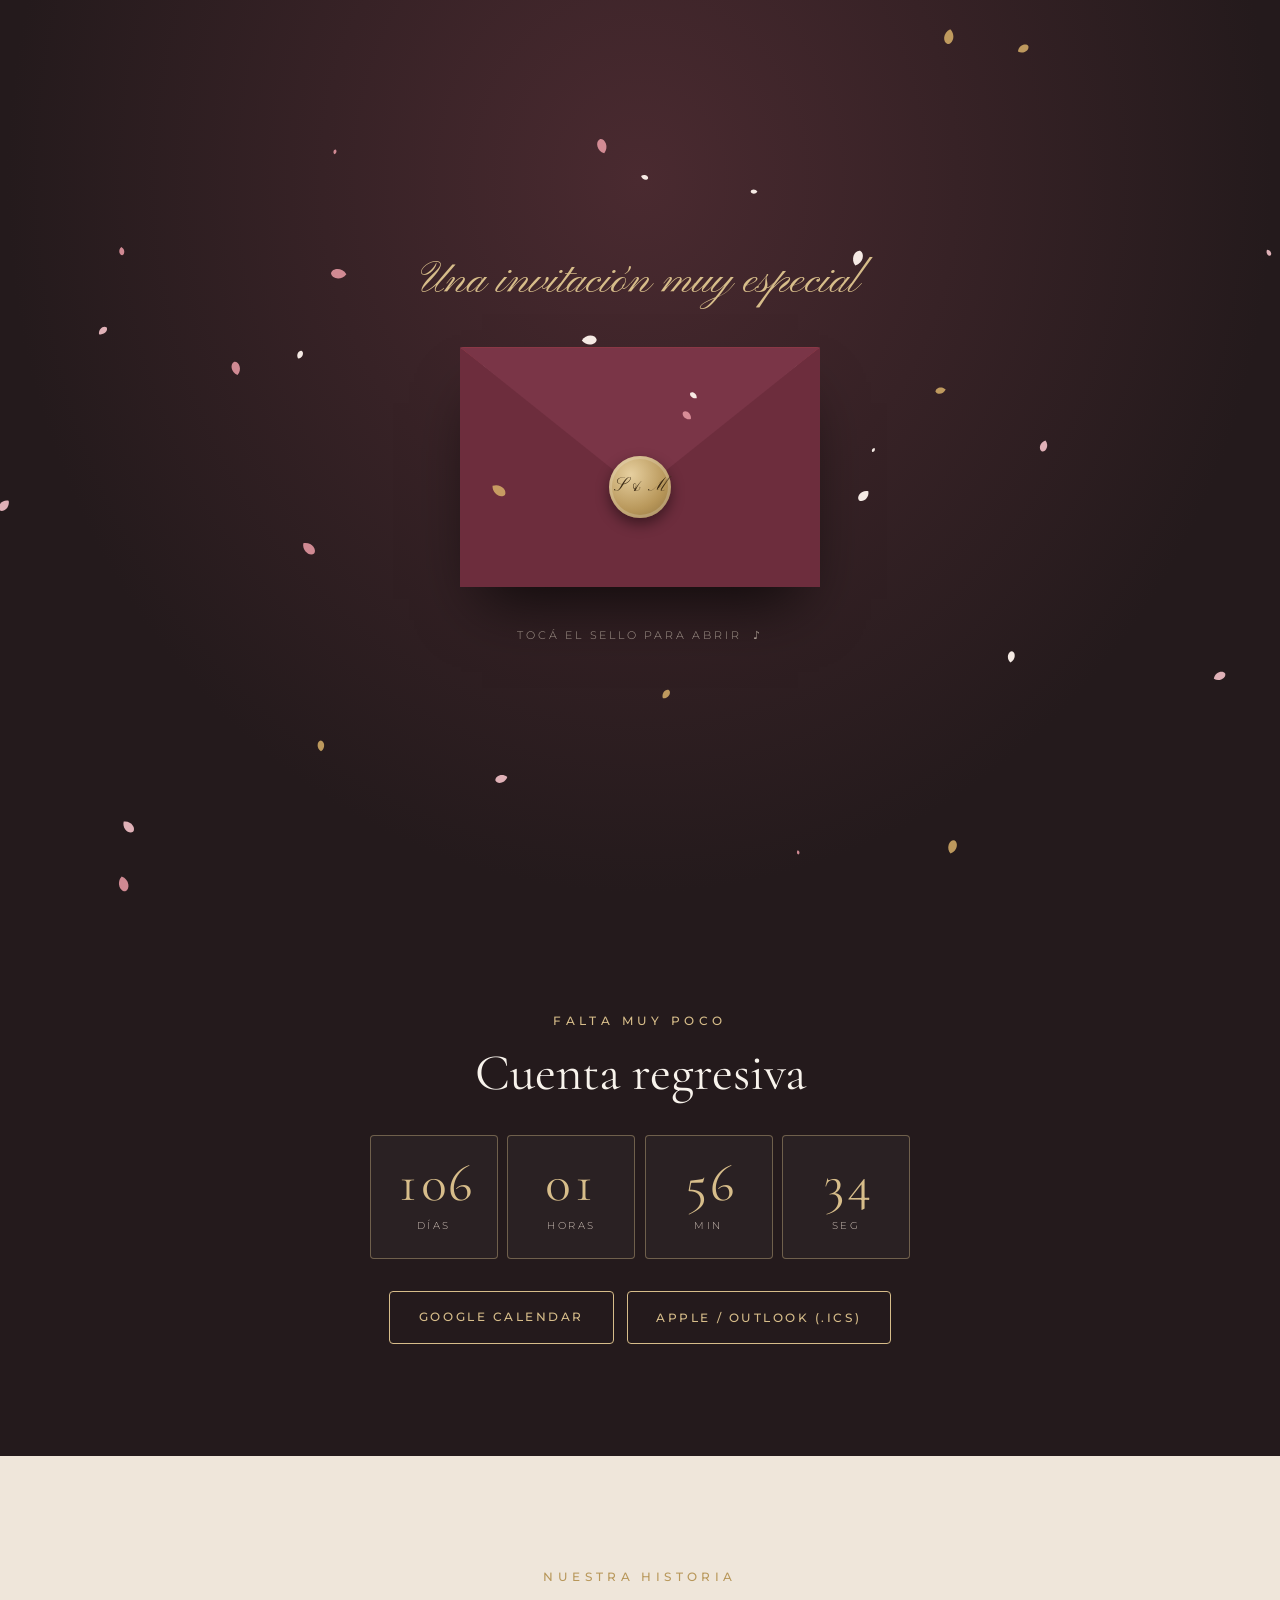
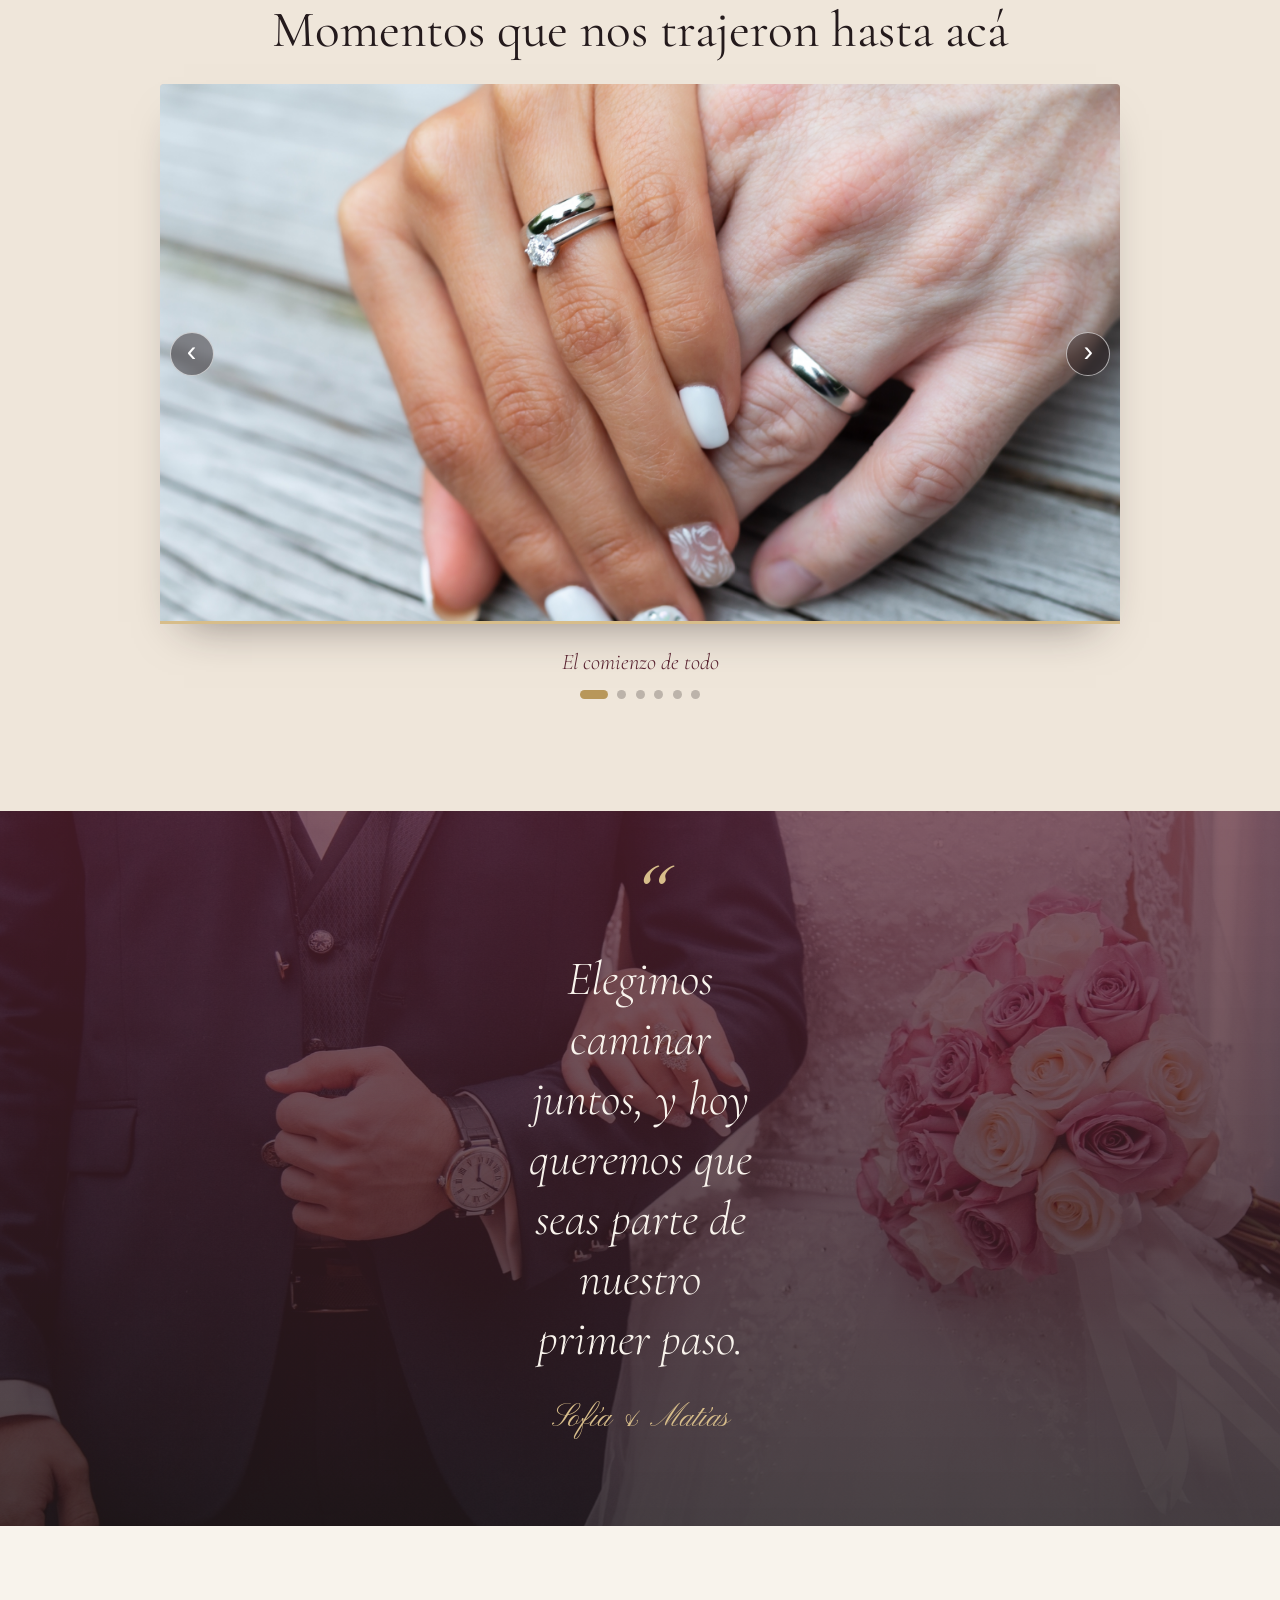
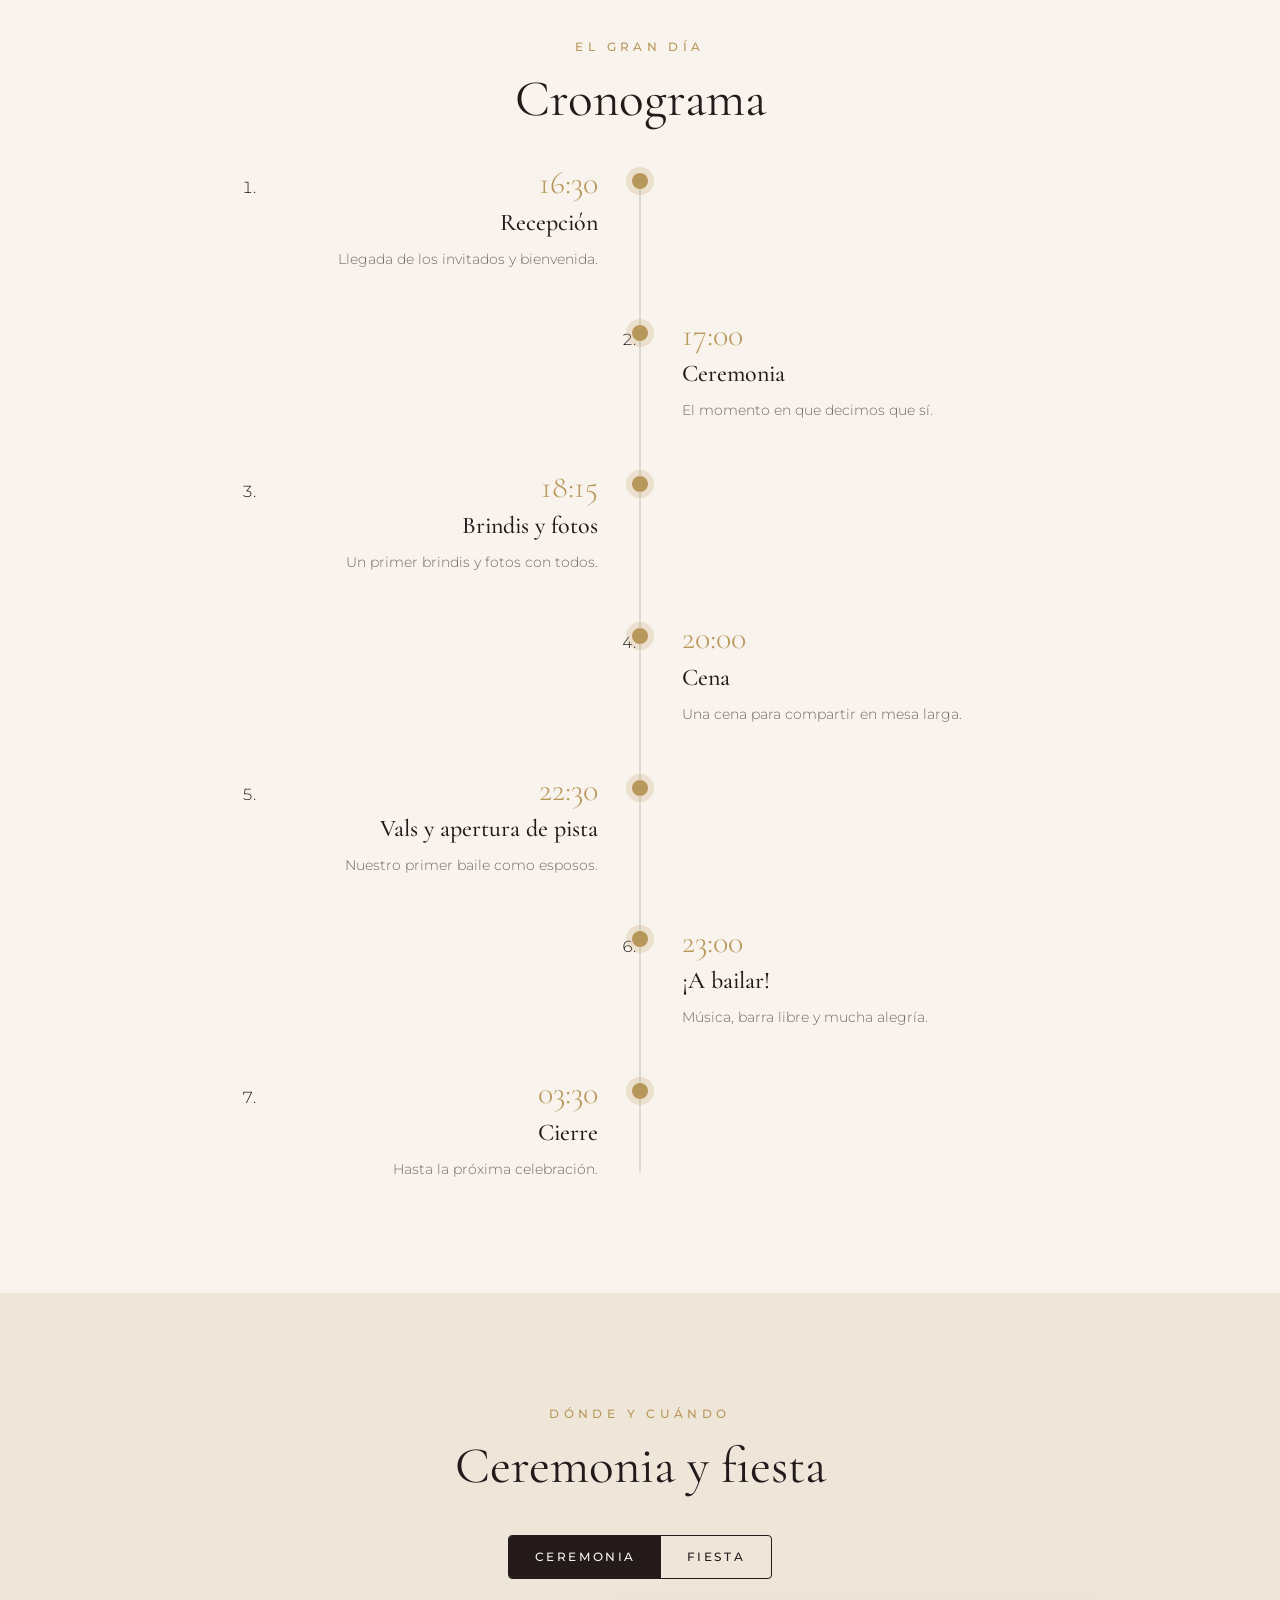
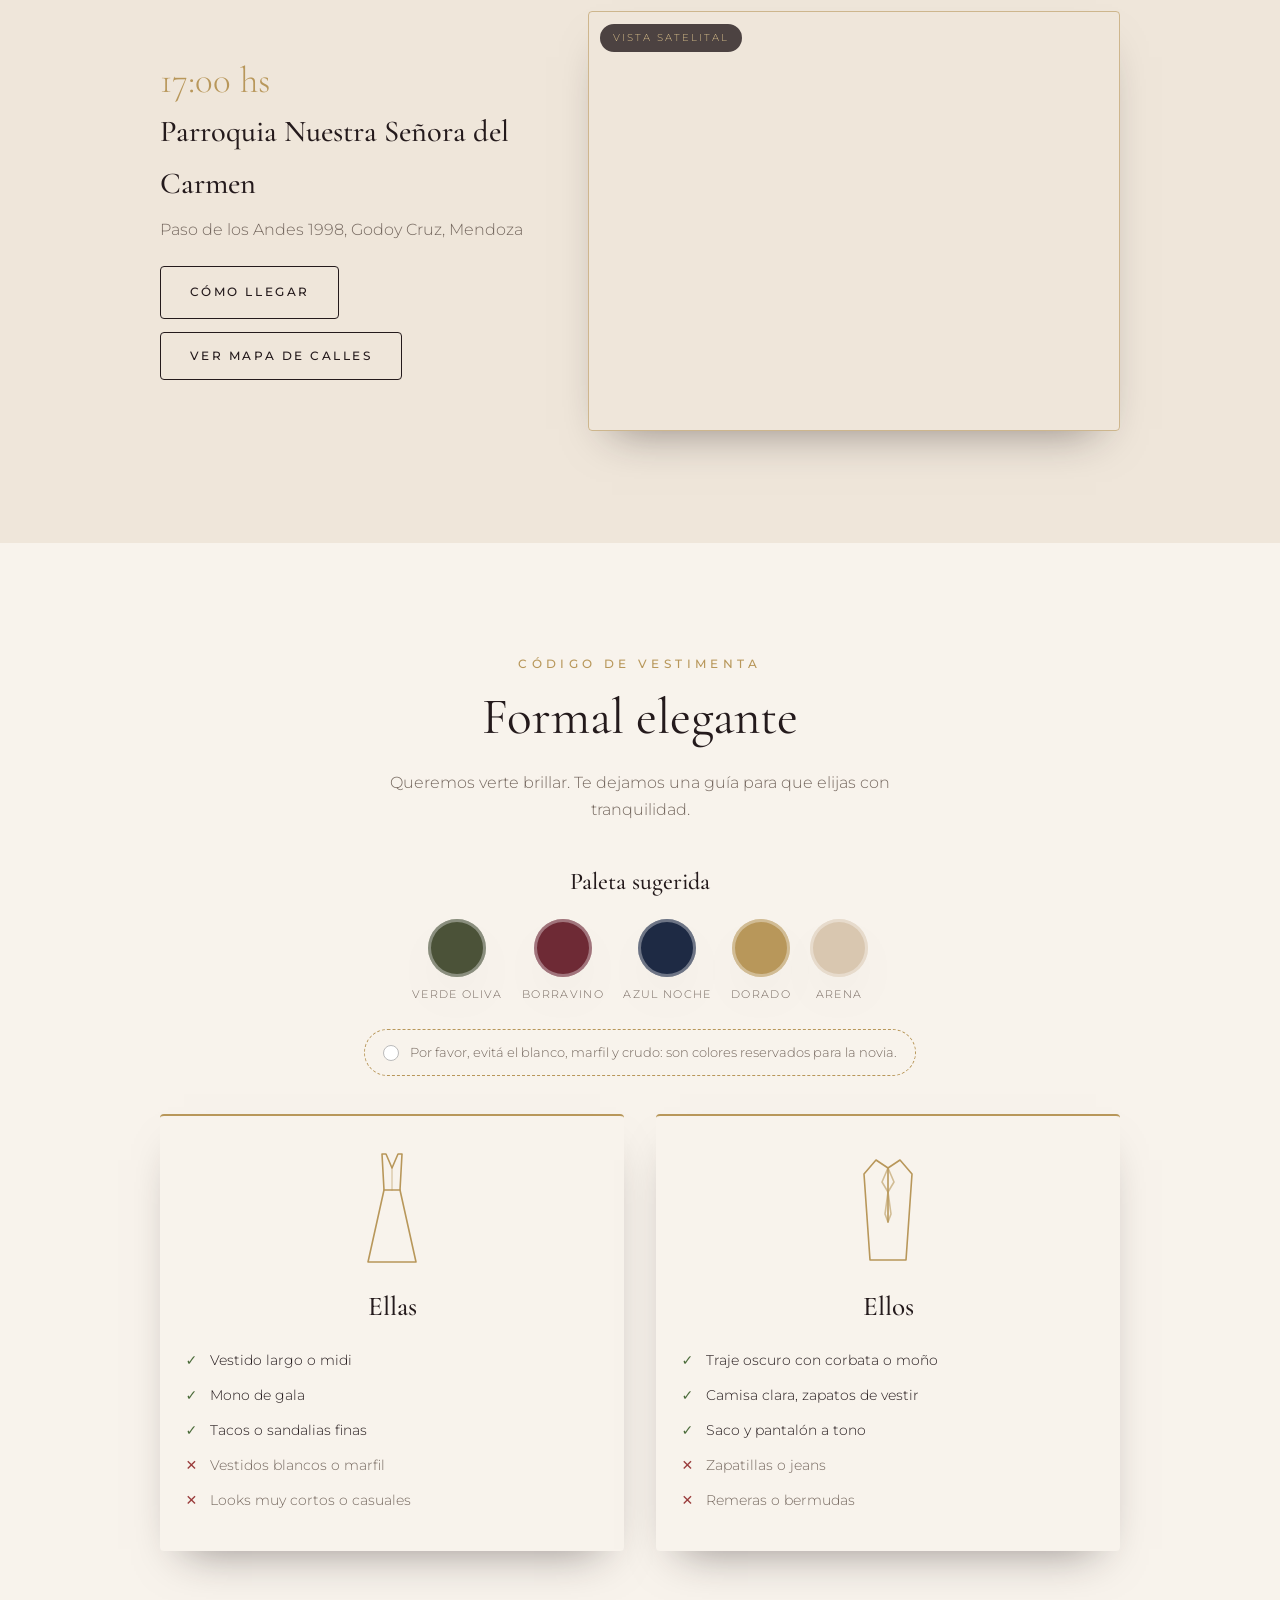
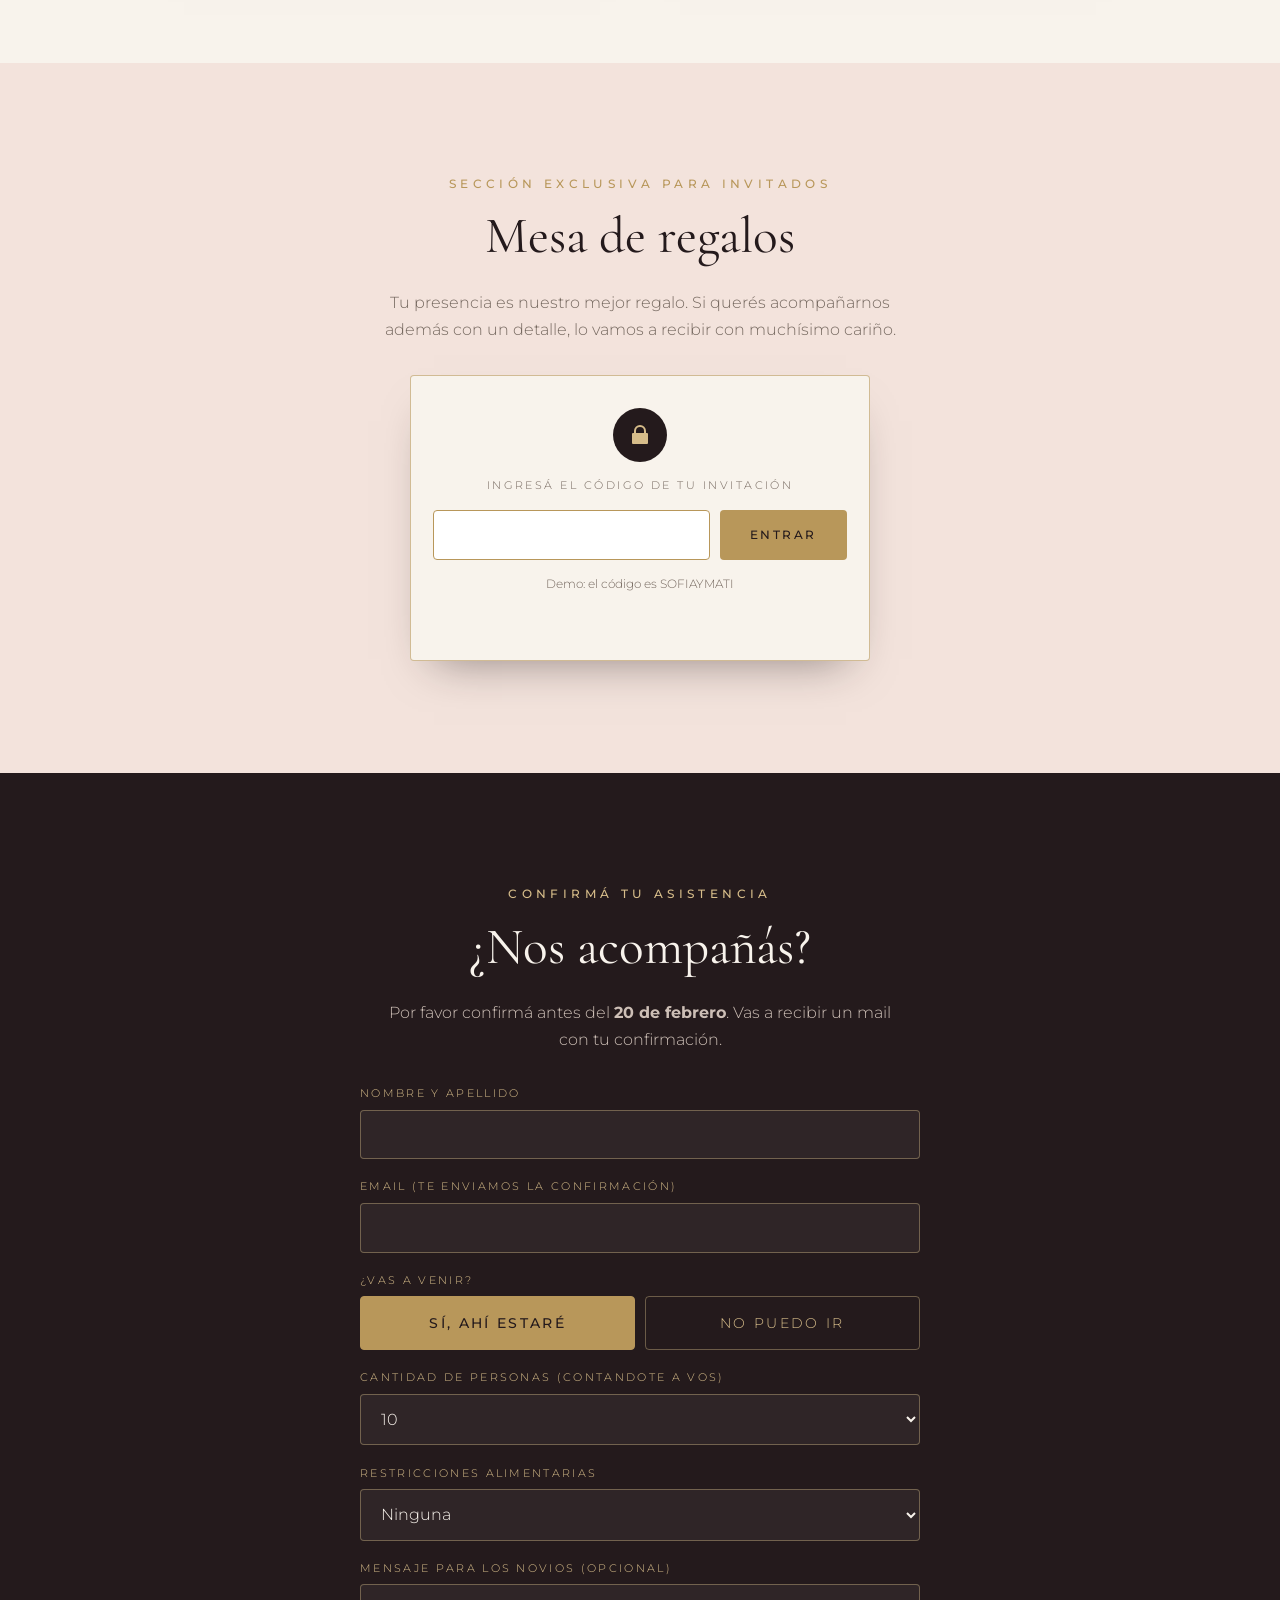
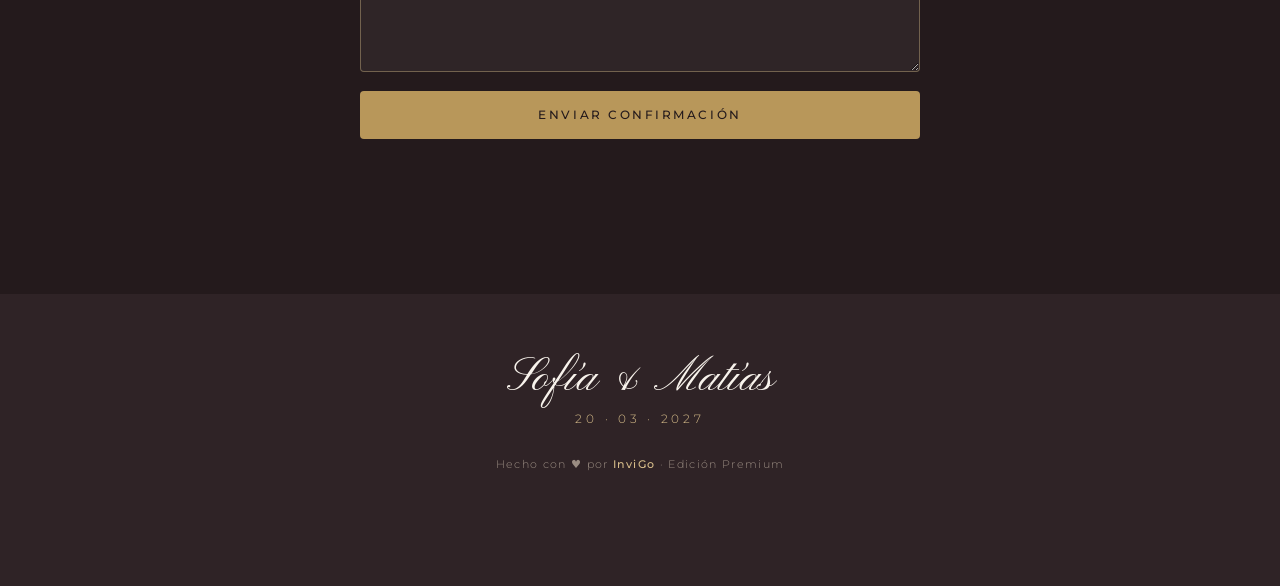
<file: index.html>
<!DOCTYPE html>
<html lang="es">
<head>
  <meta charset="UTF-8">
  <meta name="viewport" content="width=device-width, initial-scale=1.0">
  <title>Sofía & Matías · Nos casamos</title>
  <meta name="description" content="Te invitamos a celebrar nuestro casamiento. Edición Premium by InviGo.">
  <meta name="theme-color" content="#2a1a1d">

  <link rel="preconnect" href="https://fonts.googleapis.com">
  <link rel="preconnect" href="https://fonts.gstatic.com" crossorigin>
  <link href="https://fonts.googleapis.com/css2?family=Cormorant+Garamond:ital,wght@0,300;0,400;0,500;0,600;1,300;1,400&family=Montserrat:wght@300;400;500;600&family=Pinyon+Script&display=swap" rel="stylesheet">

  <link rel="stylesheet" href="style.css">
</head>

<body class="bloqueado">

  <!-- Canción de fondo (se configura en config.js) -->
  <audio id="musica" loop preload="none"></audio>

  <!-- Barra dorada que avanza mientras se hace scroll -->
  <div class="progreso-scroll" id="progScroll" aria-hidden="true"></div>

  <!-- Pétalos que caen sobre toda la tarjeta -->
  <canvas class="petalos" id="petalos" aria-hidden="true"></canvas>

  <!-- ============================================================
       INTRO · SOBRE ANIMADO
       Al tocar el sello: se abre la tapa, sube la carta y se revela la tarjeta
       ============================================================ -->
  <section class="intro" id="intro">
    <div class="intro__escena">
      <p class="intro__para" id="introPara">Una invitación muy especial</p>

      <div class="sobre" id="sobre">
        <div class="sobre__carta">
          <span class="sobre__mono" data-fill="monograma">S & M</span>
          <small>Nos casamos</small>
        </div>
        <div class="sobre__frente"></div>
        <div class="sobre__tapa"></div>
        <button class="sobre__sello" id="btnAbrir" type="button" aria-label="Abrir invitación">
          <span data-fill="monograma">S & M</span>
        </button>
      </div>

      <p class="intro__ayuda">Tocá el sello para abrir&nbsp;&nbsp;♪</p>
    </div>
  </section>

  <!-- ============================================================
       REPRODUCTOR DE MÚSICA (barra inferior)
       ============================================================ -->
  <div class="player" id="player" hidden>
    <div class="player__barra" id="pBarra" role="slider" aria-label="Progreso de la canción"
         aria-valuemin="0" aria-valuemax="100" aria-valuenow="0" tabindex="0">
      <i id="pRelleno"></i>
    </div>

    <button class="player__play" id="pPlay" type="button" aria-label="Reproducir o pausar">
      <svg class="ico-play" viewBox="0 0 24 24" aria-hidden="true"><path d="M8 5v14l11-7z"/></svg>
      <svg class="ico-pausa" viewBox="0 0 24 24" aria-hidden="true"><path d="M7 5h4v14H7zM13 5h4v14h-4z"/></svg>
    </button>

    <div class="player__info">
      <strong id="pTitulo">Nuestra canción</strong>
      <span id="pArtista"></span>
    </div>

    <span class="player__tiempo" id="pTiempo">0:00</span>

    <button class="player__mute" id="pMute" type="button" aria-label="Silenciar">
      <svg class="ico-sonido" viewBox="0 0 24 24" aria-hidden="true"><path d="M4 9v6h4l5 4V5L8 9H4zm12.5 3a4.5 4.5 0 0 0-2.5-4v8a4.5 4.5 0 0 0 2.5-4z"/></svg>
      <svg class="ico-mudo" viewBox="0 0 24 24" aria-hidden="true"><path d="M4 9v6h4l5 4V5L8 9H4zm12 .7 1.4-1.4L19 9.9l1.6-1.6L22 9.7 20.4 11.3 22 12.9l-1.4 1.4L19 12.7l-1.6 1.6-1.4-1.4 1.6-1.6z"/></svg>
    </button>
  </div>

  <main id="contenido">

    <!-- ==========================================================
         HERO · foto con zoom suave + parallax
         ========================================================== -->
    <header class="hero" id="inicio">
      <div class="hero__fondo" id="heroFondo"></div>
      <div class="hero__velo"></div>

      <div class="hero__contenido">
        <p class="hero__saludo" id="saludo" hidden></p>
        <p class="eyebrow eyebrow--claro">Nos casamos</p>
        <h2 class="hero__nombres">
          <span data-fill="novia">Sofía</span>
          <em>&</em>
          <span data-fill="novio">Matías</span>
        </h2>
        <div class="divisor divisor--claro" aria-hidden="true"><span></span><b>◆</b><span></span></div>
        <p class="hero__fecha" data-fill="fechaLarga">Sábado 20 de marzo de 2027</p>
        <p class="hero__ciudad" data-fill="ciudad">Mendoza, Argentina</p>
      </div>

      <a href="#cuenta" class="hero__scroll" aria-label="Bajar"><span></span></a>
    </header>

    <!-- ==========================================================
         CUENTA REGRESIVA
         ========================================================== -->
    <section class="seccion seccion--oscura" id="cuenta">
      <div class="contenedor">
        <p class="eyebrow eyebrow--claro reveal">Falta muy poco</p>
        <h2 class="titulo titulo--claro reveal">Cuenta regresiva</h2>

        <div class="contador reveal" id="contador" role="timer" aria-live="off">
          <div class="contador__caja"><strong id="cDias">00</strong><span>Días</span></div>
          <div class="contador__caja"><strong id="cHoras">00</strong><span>Horas</span></div>
          <div class="contador__caja"><strong id="cMin">00</strong><span>Min</span></div>
          <div class="contador__caja"><strong id="cSeg">00</strong><span>Seg</span></div>
        </div>
        <p class="contador__mensaje" id="cMensaje" hidden>¡Hoy es el gran día!</p>

        <div class="acciones reveal">
          <a class="boton boton--ghost-claro" id="btnCalendario" href="#" target="_blank" rel="noopener">Google Calendar</a>
          <button class="boton boton--ghost-claro" id="btnIcs" type="button">Apple / Outlook (.ics)</button>
        </div>
      </div>
    </section>

    <!-- ==========================================================
         CARRUSEL FOTOGRÁFICO
         Las fotos se cargan desde config.js
         ========================================================== -->
    <section class="seccion seccion--crema" id="historia">
      <div class="contenedor contenedor--ancho">
        <p class="eyebrow reveal">Nuestra historia</p>
        <h2 class="titulo reveal">Momentos que nos trajeron hasta acá</h2>

        <div class="carrusel reveal" id="carrusel" aria-roledescription="carrusel" aria-label="Fotos de la pareja">
          <div class="carrusel__vista">
            <div class="carrusel__pista" id="pista"></div>
          </div>
          <button class="carrusel__flecha carrusel__flecha--prev" id="prev" type="button" aria-label="Foto anterior">‹</button>
          <button class="carrusel__flecha carrusel__flecha--next" id="next" type="button" aria-label="Foto siguiente">›</button>
          <div class="carrusel__progreso"><i id="carProg"></i></div>
        </div>
        <p class="carrusel__pie" id="carPie" aria-live="polite"></p>
        <div class="carrusel__dots" id="dots"></div>
      </div>
    </section>

    <!-- Visor en pantalla completa (se abre al tocar una foto) -->
    <div class="lightbox" id="lightbox" hidden>
      <button class="lightbox__cerrar" id="lbCerrar" type="button" aria-label="Cerrar">×</button>
      <img id="lbImg" alt="">
      <p id="lbPie"></p>
    </div>

    <!-- ==========================================================
         BANDA DE FOTO CON FRASE (efecto parallax)
         ========================================================== -->
    <section class="banda" id="banda" aria-label="Frase de los novios">
      <div class="banda__fondo" id="bandaFondo"></div>
      <div class="banda__velo"></div>
      <blockquote class="banda__frase reveal">
        <span class="banda__comillas" aria-hidden="true">“</span>
        <p id="frase"></p>
        <footer><span data-fill="novia">Sofía</span> & <span data-fill="novio">Matías</span></footer>
      </blockquote>
    </section>

    <!-- ==========================================================
         CRONOGRAMA · EL GRAN DÍA (línea de tiempo animada)
         ========================================================== -->
    <section class="seccion" id="dia">
      <div class="contenedor contenedor--medio">
        <p class="eyebrow reveal">El gran día</p>
        <h2 class="titulo reveal">Cronograma</h2>
        <ol class="linea" id="linea"></ol>
      </div>
    </section>

    <!-- ==========================================================
         LUGAR · MAPA SATELITAL
         ========================================================== -->
    <section class="seccion seccion--crema" id="lugar">
      <div class="contenedor">
        <p class="eyebrow reveal">Dónde y cuándo</p>
        <h2 class="titulo reveal">Ceremonia y fiesta</h2>

        <div class="tabs reveal" role="tablist">
          <button class="tabs__btn activo" role="tab" data-lugar="ceremonia" aria-selected="true">Ceremonia</button>
          <button class="tabs__btn" role="tab" data-lugar="fiesta" aria-selected="false">Fiesta</button>
        </div>

        <div class="lugar reveal">
          <div class="lugar__info">
            <p class="lugar__hora" id="lugarHora">17:00 hs</p>
            <h3 class="lugar__nombre" id="lugarNombre">Iglesia</h3>
            <p class="lugar__dir" id="lugarDir">Dirección</p>
            <div class="acciones acciones--izq">
              <a class="boton boton--ghost" id="lugarLink" href="#" target="_blank" rel="noopener">Cómo llegar</a>
              <button class="boton boton--ghost" id="btnVista" type="button">Ver mapa de calles</button>
            </div>
          </div>

          <div class="mapa">
            <iframe id="mapaFrame" title="Mapa satelital del lugar" loading="lazy"
                    referrerpolicy="no-referrer-when-downgrade" allowfullscreen></iframe>
            <span class="mapa__etiqueta" id="mapaEtiqueta">Vista satelital</span>
          </div>
        </div>
      </div>
    </section>

    <!-- ==========================================================
         DRESS CODE · GUÍA VISUAL
         ========================================================== -->
    <section class="seccion" id="dresscode">
      <div class="contenedor">
        <p class="eyebrow reveal">Código de vestimenta</p>
        <h2 class="titulo reveal">Formal elegante</h2>
        <p class="texto-centro reveal">Queremos verte brillar. Te dejamos una guía para que elijas con tranquilidad.</p>

        <h3 class="subtitulo reveal">Paleta sugerida</h3>
        <ul class="paleta reveal">
          <li><i style="--c:#4b5238"></i><span>Verde oliva</span></li>
          <li><i style="--c:#6e2a35"></i><span>Borravino</span></li>
          <li><i style="--c:#1e2a44"></i><span>Azul noche</span></li>
          <li><i style="--c:#b8975a"></i><span>Dorado</span></li>
          <li><i style="--c:#d9c7b0"></i><span>Arena</span></li>
        </ul>
        <p class="paleta__evitar reveal"><i></i> Por favor, evitá el blanco, marfil y crudo: son colores reservados para la novia.</p>

        <div class="looks">
          <article class="look reveal">
            <svg class="look__icono" viewBox="0 0 64 120" aria-hidden="true">
              <path d="M22 6 L26 6 L32 20 L38 6 L42 6 L40 42 L56 114 L8 114 L24 42 Z"/>
              <path d="M24 42 L40 42"/><path d="M32 20 L32 42" opacity=".4"/>
            </svg>
            <h4>Ellas</h4>
            <ul>
              <li class="si">Vestido largo o midi</li>
              <li class="si">Mono de gala</li>
              <li class="si">Tacos o sandalias finas</li>
              <li class="no">Vestidos blancos o marfil</li>
              <li class="no">Looks muy cortos o casuales</li>
            </ul>
          </article>

          <article class="look reveal">
            <svg class="look__icono" viewBox="0 0 64 120" aria-hidden="true">
              <path d="M20 12 L32 20 L44 12 L56 26 L50 112 L14 112 L8 26 Z"/>
              <path d="M32 20 L32 74"/>
              <path d="M32 20 L26 34 L32 44 L38 34 Z" opacity=".6"/>
              <path d="M32 44 L29 66 L32 74 L35 66 Z" opacity=".6"/>
            </svg>
            <h4>Ellos</h4>
            <ul>
              <li class="si">Traje oscuro con corbata o moño</li>
              <li class="si">Camisa clara, zapatos de vestir</li>
              <li class="si">Saco y pantalón a tono</li>
              <li class="no">Zapatillas o jeans</li>
              <li class="no">Remeras o bermudas</li>
            </ul>
          </article>
        </div>
      </div>
    </section>

    <!-- ==========================================================
         REGALOS · SECCIÓN EXCLUSIVA (con código de invitación)
         ========================================================== -->
    <section class="seccion seccion--rosa" id="regalos">
      <div class="contenedor contenedor--medio">
        <p class="eyebrow reveal">Sección exclusiva para invitados</p>
        <h2 class="titulo reveal">Mesa de regalos</h2>
        <p class="texto-centro reveal">
          Tu presencia es nuestro mejor regalo. Si querés acompañarnos además con un detalle,
          lo vamos a recibir con muchísimo cariño.
        </p>

        <!-- Puerta: pide el código que figura en la invitación -->
        <form class="gate reveal" id="gate" hidden>
          <span class="gate__candado" aria-hidden="true">
            <svg viewBox="0 0 24 24"><path d="M6 10V8a6 6 0 0 1 12 0v2h1a1 1 0 0 1 1 1v9a1 1 0 0 1-1 1H5a1 1 0 0 1-1-1v-9a1 1 0 0 1 1-1h1zm2 0h8V8a4 4 0 0 0-8 0v2z"/></svg>
          </span>
          <label for="gateCodigo">Ingresá el código de tu invitación</label>
          <div class="gate__fila">
            <input type="text" id="gateCodigo" autocomplete="off" autocapitalize="characters" spellcheck="false">
            <button class="boton boton--oro" type="submit">Entrar</button>
          </div>
          <p class="gate__ayuda" id="gateAyuda"></p>
          <p class="gate__error" id="gateError" role="alert"></p>
        </form>

        <div class="regalos" id="regalosContenido" hidden>
          <div class="regalos__grid" id="regalosGrid"></div>
        </div>
      </div>
    </section>

    <!-- ==========================================================
         RSVP AUTOMATIZADO
         ========================================================== -->
    <section class="seccion seccion--oscura" id="rsvp">
      <div class="contenedor contenedor--angosto">
        <p class="eyebrow eyebrow--claro reveal">Confirmá tu asistencia</p>
        <h2 class="titulo titulo--claro reveal">¿Nos acompañás?</h2>
        <p class="texto-centro texto-centro--claro reveal">
          Por favor confirmá antes del <strong data-fill="rsvpLimite">20 de febrero</strong>.
          Vas a recibir un mail con tu confirmación.
        </p>

        <form class="form reveal" id="formRsvp" novalidate>
          <div class="campo">
            <label for="nombre">Nombre y apellido</label>
            <input type="text" id="nombre" name="nombre" autocomplete="name" required>
          </div>

          <div class="campo">
            <label for="email">Email (te enviamos la confirmación)</label>
            <input type="email" id="email" name="email" autocomplete="email" required>
          </div>

          <fieldset class="campo campo--radios">
            <legend>¿Vas a venir?</legend>
            <label class="radio"><input type="radio" name="asistencia" value="Sí, asisto" checked><span>Sí, ahí estaré</span></label>
            <label class="radio"><input type="radio" name="asistencia" value="No puedo asistir"><span>No puedo ir</span></label>
          </fieldset>

          <div id="rsvpExtra">
            <div class="campo">
              <label for="cantidad">Cantidad de personas (contandote a vos)</label>
              <select id="cantidad" name="cantidad"></select>
            </div>
            <div class="campo">
              <label for="menu">Restricciones alimentarias</label>
              <select id="menu" name="menu">
                <option>Ninguna</option><option>Vegetariano</option><option>Vegano</option>
                <option>Celíaco (sin TACC)</option><option>Otra (aclaralo abajo)</option>
              </select>
            </div>
          </div>

          <div class="campo">
            <label for="mensaje">Mensaje para los novios (opcional)</label>
            <textarea id="mensaje" name="mensaje" rows="3"></textarea>
          </div>

          <button class="boton boton--oro boton--bloque" id="btnEnviar" type="submit">Enviar confirmación</button>
          <p class="form__estado" id="rsvpEstado" role="status"></p>
        </form>

        <!-- Entrada de confirmación (se arma por JS al enviar) -->
        <div class="ticket" id="ticket" hidden></div>
      </div>
    </section>

    <footer class="footer">
      <p class="footer__script"><span data-fill="novia">Sofía</span> & <span data-fill="novio">Matías</span></p>
      <p class="footer__fecha" data-fill="fechaCorta">20 · 03 · 2027</p>
      <p class="footer__firma">Hecho con ♥ por <strong>InviGo</strong> · Edición Premium</p>
    </footer>

  </main>

  <div class="toast" id="toast" role="status" aria-live="polite"></div>

  <!-- Orden importa: primero los datos, después las funciones, al final la lógica -->
  <script src="config.js"></script>
  <script src="comun.js"></script>
  <script src="script.js"></script>
</body>
</html>
</file>
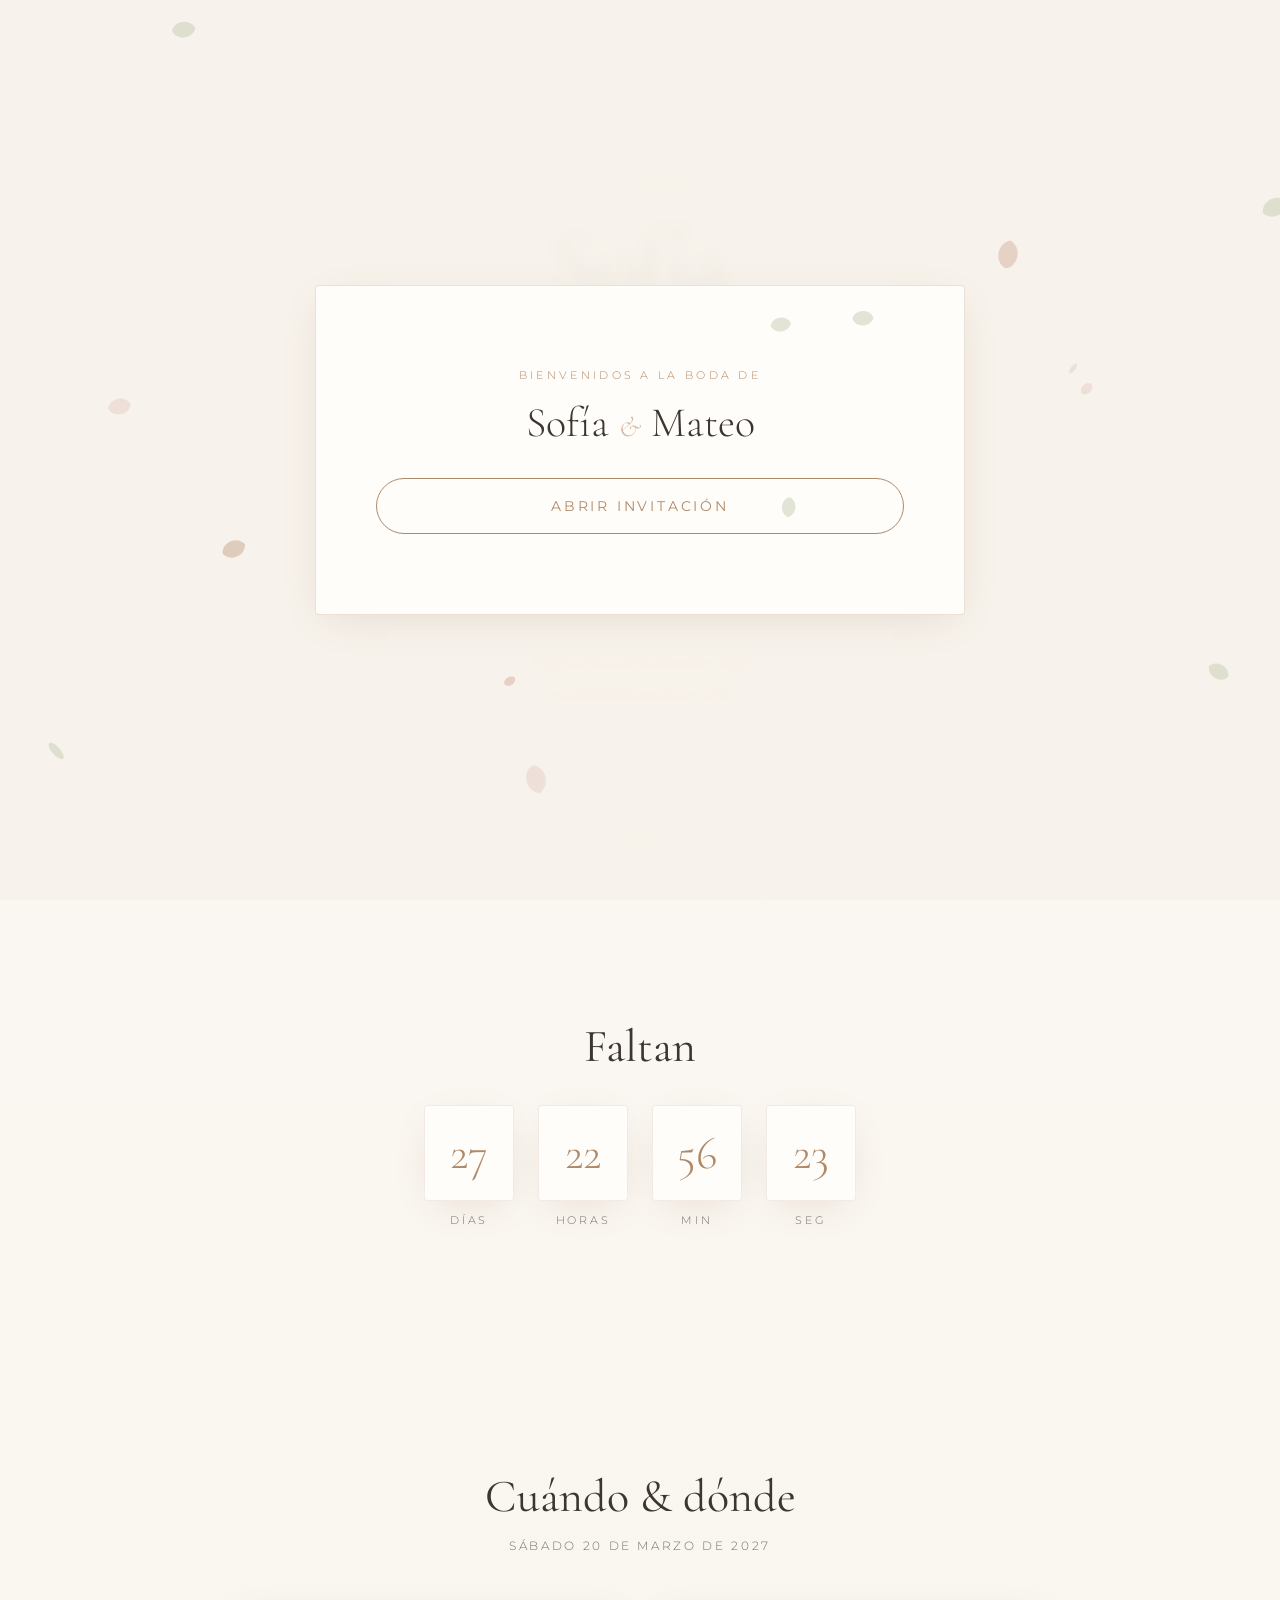
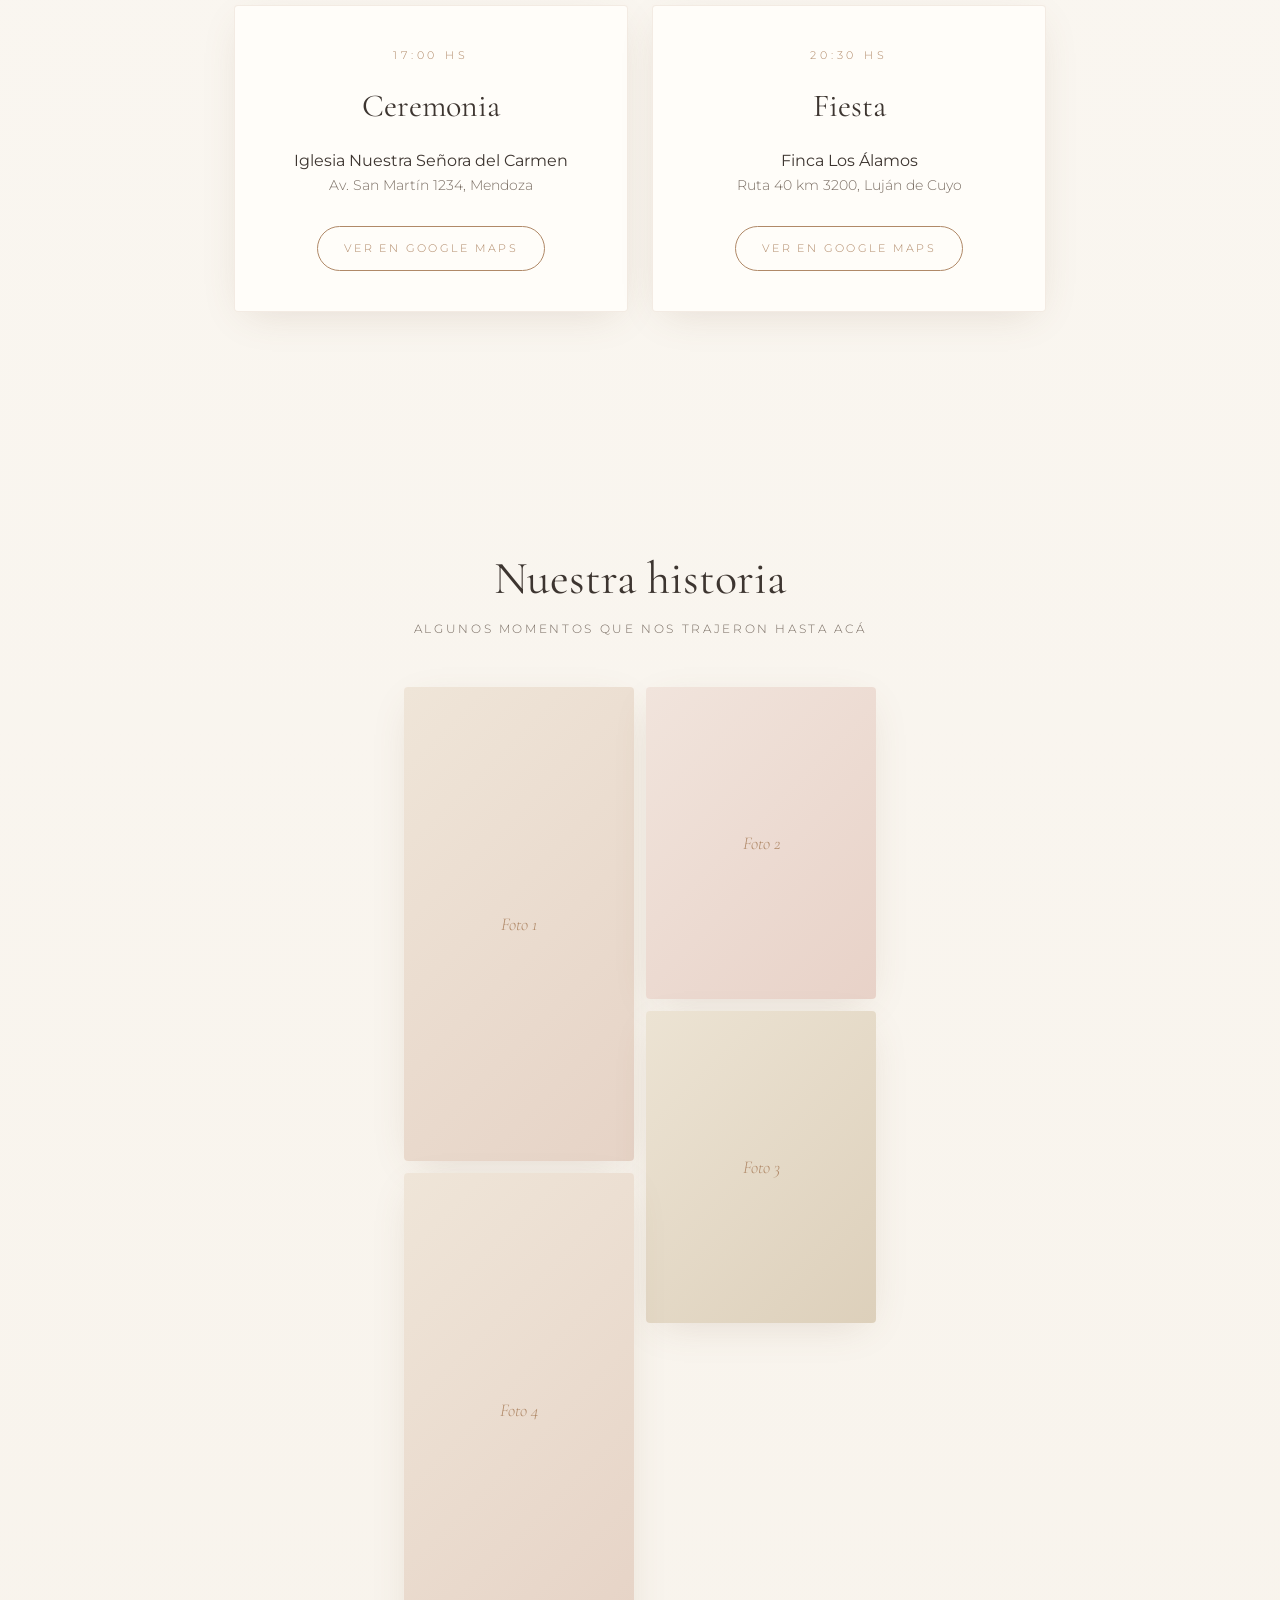
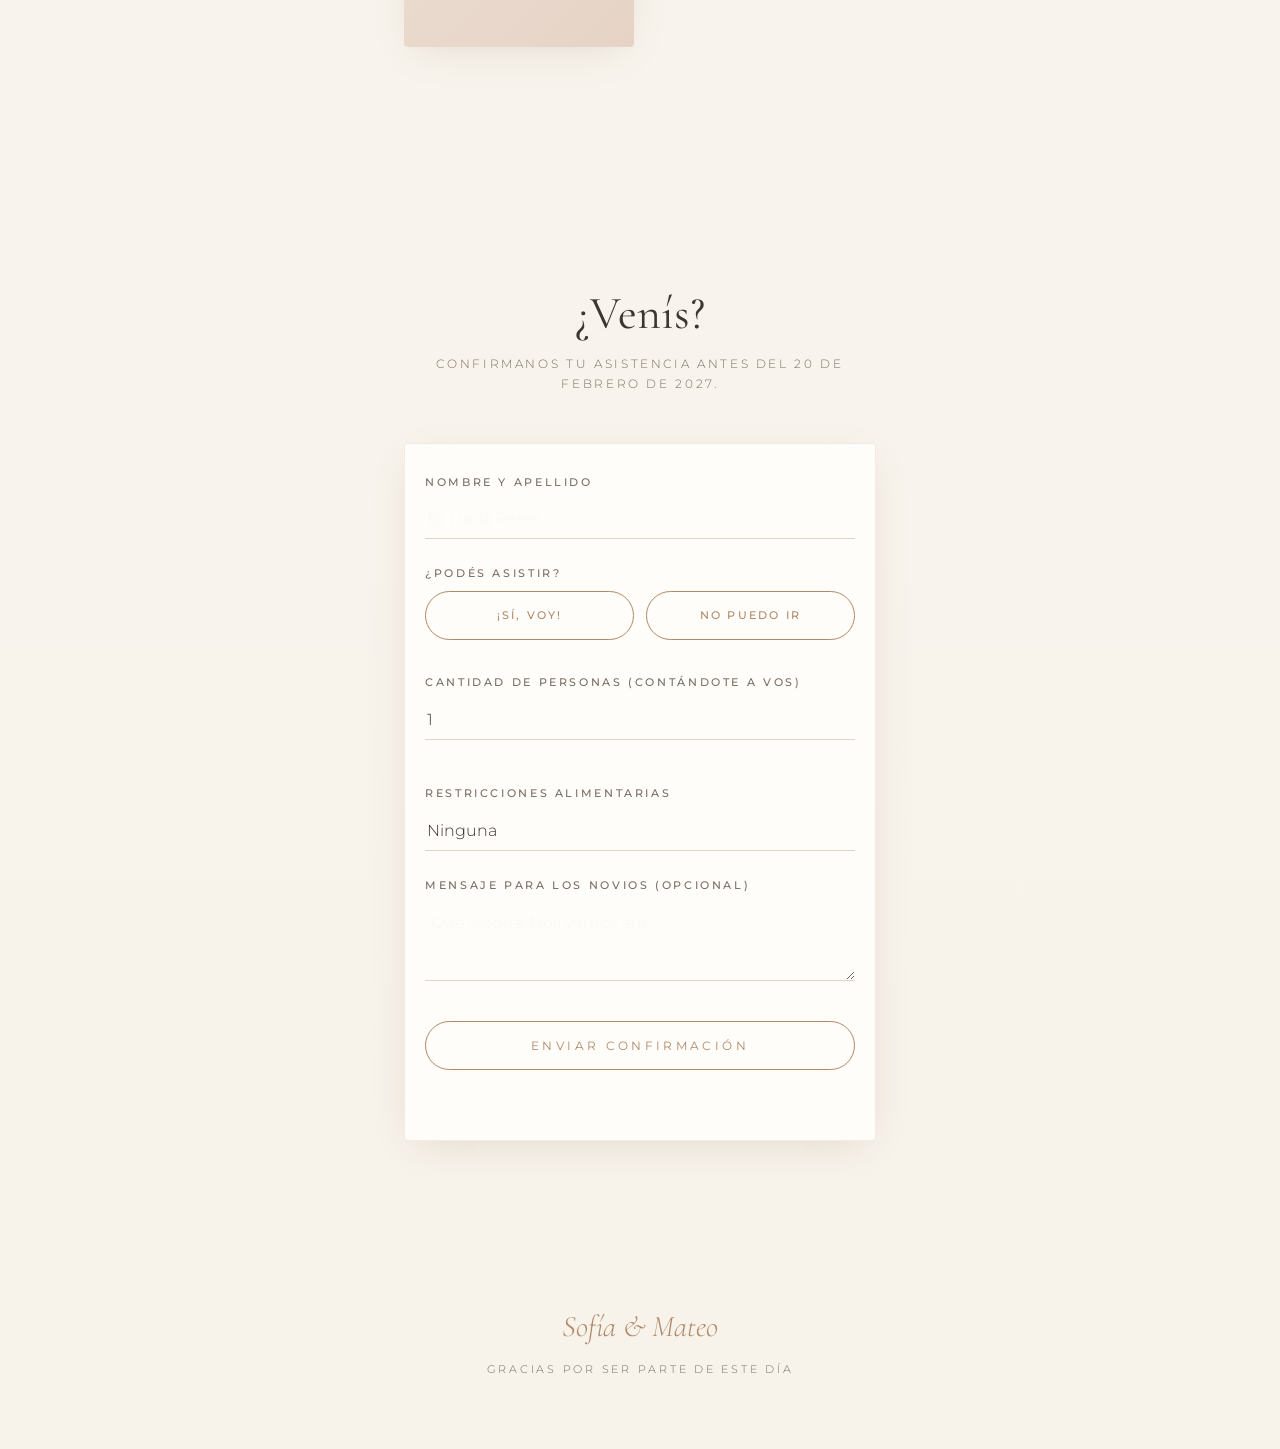
<file: 01_casamiento/index.html>
<!DOCTYPE html>
<html lang="es">
<head>
  <meta charset="UTF-8" />
  <meta name="viewport" content="width=device-width, initial-scale=1.0, maximum-scale=1.0, user-scalable=no, viewport-fit=cover">
  <title>Sofía & Mateo · Nuestro casamiento</title>
  <meta name="description" content="Te invitamos a celebrar nuestro casamiento." />
  <meta name="theme-color" content="#f7f2ea" />

  <!-- Tipografías: Cormorant Garamond (títulos) + Montserrat (textos) -->
  <link rel="preconnect" href="https://fonts.googleapis.com" />
  <link rel="preconnect" href="https://fonts.gstatic.com" crossorigin />
  <link href="https://fonts.googleapis.com/css2?family=Cormorant+Garamond:ital,wght@0,300;0,400;0,500;1,300;1,400&family=Montserrat:wght@300;400;500&display=swap" rel="stylesheet" />

  <!-- AOS (Animate On Scroll). Es opcional: si no carga, la página se ve igual -->
  <link rel="stylesheet" href="https://unpkg.com/aos@2.3.4/dist/aos.css" />

  <!-- Estilos propios -->
  <link rel="stylesheet" href="styles.css" />
</head>
<body class="no-scroll">
  <!-- ============ BOX DE PRESENTACIÓN (BIENVENIDA) ============ -->
  <div id="presentation-box" class="presentation-box">
    <div class="presentation-content">
      <p class="presentation-eyebrow">Bienvenidos a la boda de</p>
      <h2 class="presentation-names">Sofía <span class="amp">&</span> Mateo</h2>
      <button id="btn-open-invite" class="btn btn-open">Abrir Invitación</button>
    </div>
  </div>

  <!-- Canvas de pétalos: fijo al fondo, no intercepta toques -->
  <canvas id="petals-canvas" aria-hidden="true"></canvas>

  <!-- Botón flotante de música (discreto) -->
  <button id="music-toggle" class="music-toggle" type="button" aria-label="Reproducir música" aria-pressed="false">
    <svg class="icon-play" viewBox="0 0 24 24" aria-hidden="true"><path d="M8 5.5v13l11-6.5z" /></svg>
    <svg class="icon-pause" viewBox="0 0 24 24" aria-hidden="true"><path d="M7 5h3.5v14H7zM13.5 5H17v14h-3.5z" /></svg>
  </button>
  <!-- Reemplazá la ruta por tu archivo de música -->
  <audio id="bg-music" loop preload="none">
    <source src="assets/musica.mp3" type="audio/mpeg" />
  </audio>

  <main>

    <!-- ============ HERO ============ -->
    <section class="hero" id="inicio">
      <p class="eyebrow" data-reveal="fade-up">Nos casamos</p>
      <h1 class="names" data-reveal="fade-up" data-delay="150">
        Sofía <span class="amp">&</span> Mateo
      </h1>
      <div class="divider" data-reveal="fade-up" data-delay="300" aria-hidden="true"></div>
      <p class="date" data-reveal="fade-up" data-delay="400">20 · 03 · 2027</p>
      <p class="quote" data-reveal="fade-up" data-delay="550">
        “Elegirte fue la decisión más simple<br />y la más hermosa de mi vida.”
      </p>
      <a href="#cronograma" class="scroll-hint" aria-label="Seguir bajando"><span></span></a>
    </section>
    <!-- ============ CUENTA REGRESIVA ============ -->
    <section class="section" id="countdown" data-reveal="fade-up">
      <h2 class="section-title" id="countdownTitle">Faltan</h2>
      <div class="timeboxes" id="timeboxes">
        <div class="timebox">
          <div class="num card" id="cd-days">00</div>
          <span class="lbl">Días</span>
        </div>
        <div class="timebox">
          <div class="num card" id="cd-hours">00</div>
          <span class="lbl">Horas</span>
        </div>
        <div class="timebox">
          <div class="num card" id="cd-min">00</div>
          <span class="lbl">Min</span>
        </div>
        <div class="timebox">
          <div class="num card" id="cd-sec">00</div>
          <span class="lbl">Seg</span>
        </div>
      </div>
    </section>

    <!-- ============ CRONOGRAMA Y UBICACIÓN ============ -->
    <section class="section" id="cronograma">
      <h2 class="section-title" data-reveal="fade-up">Cuándo & dónde</h2>
      <p class="section-sub" data-reveal="fade-up" data-delay="100">Sábado 20 de marzo de 2027</p>

      <div class="cards">
        <!-- Ceremonia -->
        <article class="card" data-reveal="fade-up">
          <span class="card-time">17:00 hs</span>
          <h3 class="card-title">Ceremonia</h3>
          <p class="card-place">Iglesia Nuestra Señora del Carmen</p>
          <p class="card-address">Av. San Martín 1234, Mendoza</p>
          <!-- Reemplazá el href por el link real de Google Maps -->
          <a class="btn-ghost" href="https://www.google.com/maps/search/?api=1&query=Iglesia+Nuestra+Se%C3%B1ora+del+Carmen+Mendoza" target="_blank" rel="noopener">
            Ver en Google Maps
          </a>
        </article>

        <!-- Fiesta -->
        <article class="card" data-reveal="fade-up" data-delay="150">
          <span class="card-time">20:30 hs</span>
          <h3 class="card-title">Fiesta</h3>
          <p class="card-place">Finca Los Álamos</p>
          <p class="card-address">Ruta 40 km 3200, Luján de Cuyo</p>
          <a class="btn-ghost" href="https://www.google.com/maps/search/?api=1&query=Finca+Los+%C3%81lamos+Luj%C3%A1n+de+Cuyo" target="_blank" rel="noopener">
            Ver en Google Maps
          </a>
        </article>
      </div>
    </section>

    <!-- ============ GALERÍA ============ -->
    <section class="section" id="galeria">
      <h2 class="section-title" data-reveal="fade-up">Nuestra historia</h2>
      <p class="section-sub" data-reveal="fade-up" data-delay="100">Algunos momentos que nos trajeron hasta acá</p>

      <!-- Grilla asimétrica. Reemplazá cada <div class="ph"> por <img src="..." alt="..."> -->
      <div class="gallery">
        <figure class="g-item g-1" data-reveal="zoom-in">
          <div class="ph">Foto 1</div>
        </figure>
        <figure class="g-item g-2" data-reveal="zoom-in" data-delay="100">
          <div class="ph">Foto 2</div>
        </figure>
        <figure class="g-item g-3" data-reveal="zoom-in" data-delay="150">
          <div class="ph">Foto 3</div>
        </figure>
        <figure class="g-item g-4" data-reveal="zoom-in" data-delay="200">
          <div class="ph">Foto 4</div>
        </figure>
      </div>
    </section>

    <!-- ============ RSVP ============ -->
   <section class="section reveal" id="confirmar">
      <h2 class="section-title">¿Venís?</h2>
      <p class="section-sub">Confirmanos tu asistencia antes del 20 de febrero de 2027.</p>

      <form class="formulario" id="form-rsvp">

        <div class="campo">
          <label for="nombre">Nombre y apellido</label>
          <input type="text" id="nombre" name="nombre" placeholder="Ej: Lucía Pérez" required>
        </div>

        <fieldset class="campo campo--opciones">
          <legend>¿Podés asistir?</legend>
          <label class="opcion">
            <input type="radio" name="asistencia" value="si" required>
            <span>¡Sí, voy!</span>
          </label>
          <label class="opcion">
            <input type="radio" name="asistencia" value="no">
            <span>No puedo ir</span>
          </label>
        </fieldset>

        <div id="campos-asistencia">
          <div class="campo">
            <label for="cantidad">Cantidad de personas (contándote a vos)</label>
            <input type="number" id="cantidad" name="cantidad" min="1" max="10" value="1" required>
          </div>
          <div class="campo">
            <label for="menu">Restricciones alimentarias</label>
            <select id="menu" name="menu">
              <option value="Ninguna">Ninguna</option>
              <option value="Vegetariano">Vegetariano/a</option>
              <option value="Vegano">Vegano/a</option>
              <option value="Celíaco (sin TACC)">Celíaco/a (sin TACC)</option>
              <option value="Otra (la aclaro en el mensaje)">Otra (la aclaro en el mensaje)</option>
            </select>
          </div>
        </div>

        <div class="campo">
          <label for="mensaje">Mensaje para los novios (opcional)</label>
          <textarea id="mensaje" name="mensaje" rows="3" placeholder="¡Qué alegría! Nos vemos ahí..."></textarea>
        </div>

        <button type="submit" class="btn btn--ancho">Enviar confirmación</button>

        <p class="aviso" id="aviso-rsvp" aria-live="polite"></p>
      </form>
    </section>

  </main>

  <footer class="footer">
    <p class="footer-names">Sofía & Mateo</p>
    <p class="footer-note">Gracias por ser parte de este día</p>
  </footer>

  <!-- Scripts: AOS es opcional, script.js funciona aunque AOS no cargue -->
  <script src="https://unpkg.com/aos@2.3.4/dist/aos.js"></script>
  <script src="script.js"></script>
</body>
</html>
</file>
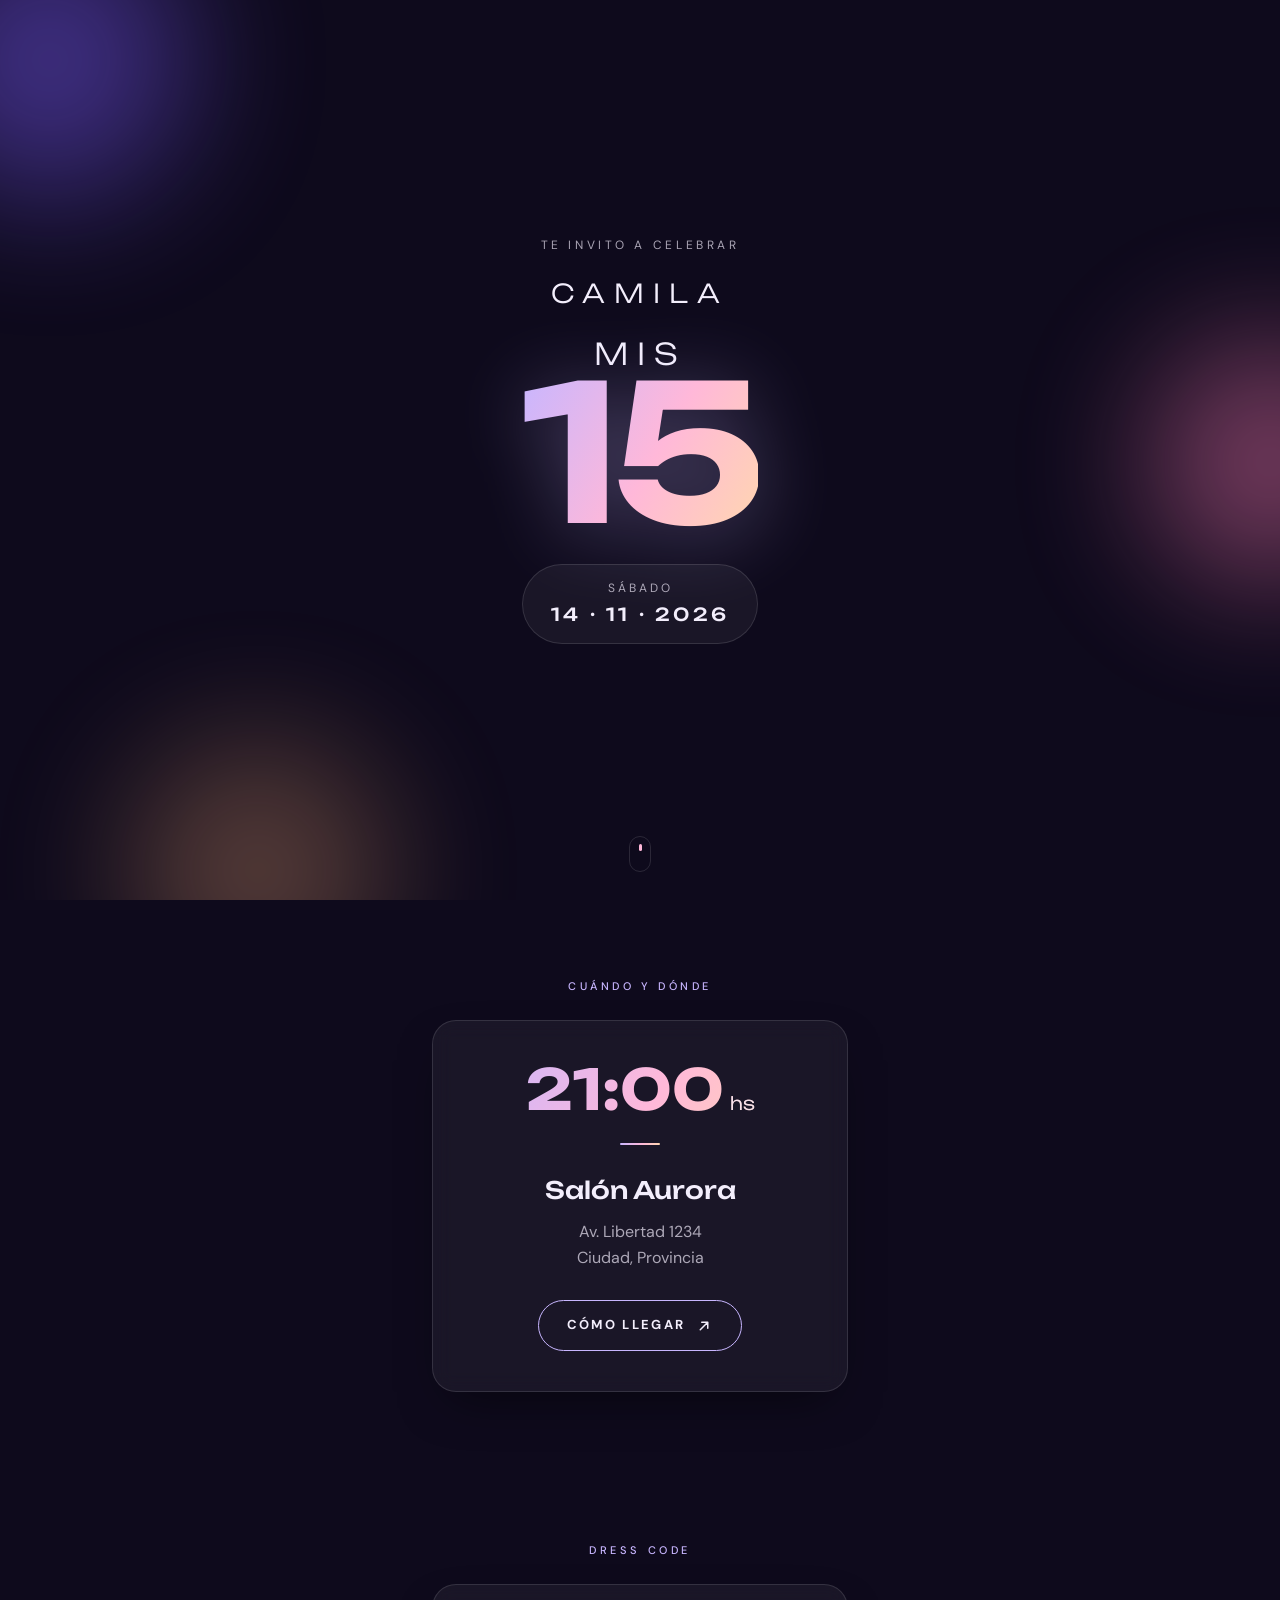
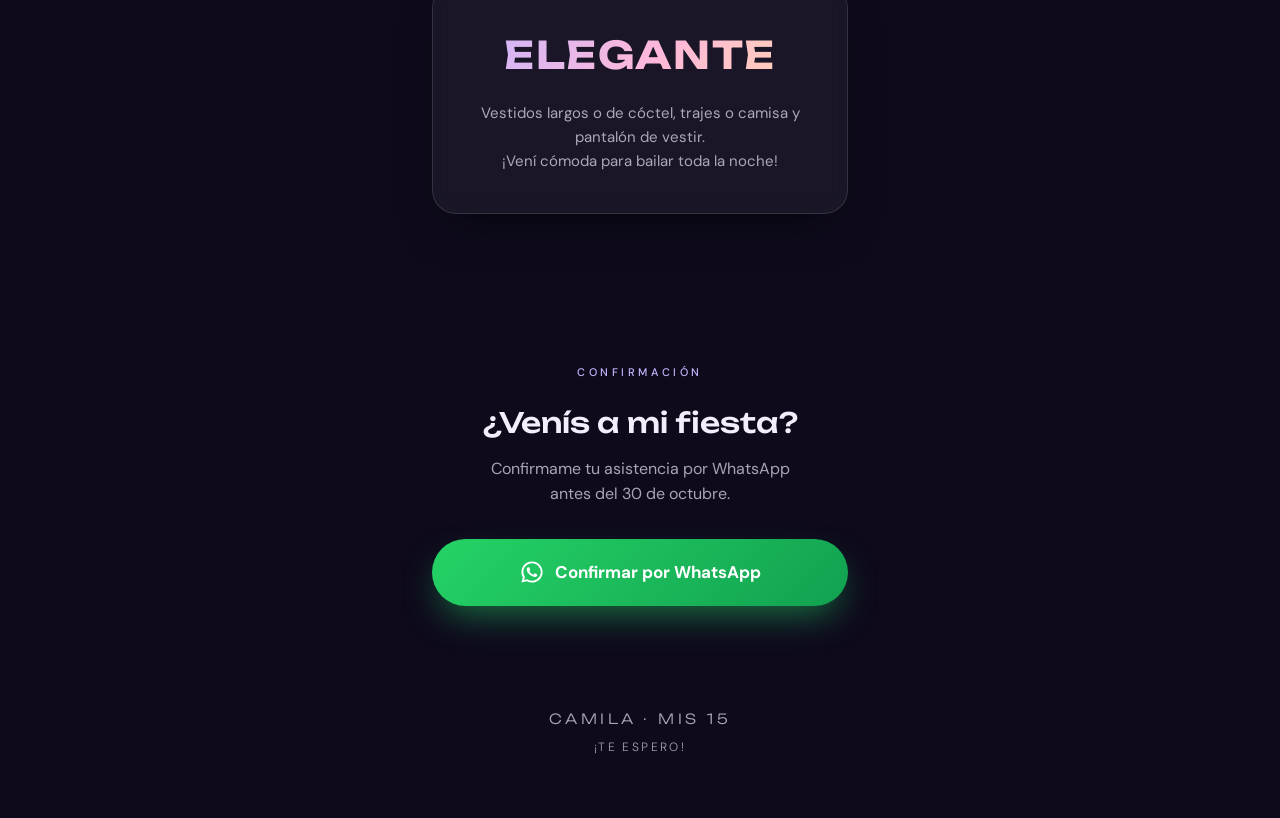
<file: 05_15 base/index.html>
<!DOCTYPE html>
<html lang="es">
<head>
  <meta charset="UTF-8" />
<meta name="viewport" content="width=device-width, initial-scale=1.0, maximum-scale=1.0, user-scalable=no, viewport-fit=cover">
  <title>Mis 15 · Camila</title>
  <meta name="description" content="Te invito a celebrar mis 15." />
  <meta name="theme-color" content="#0e0a1c" />

  <!-- Tipografías: Unbounded (títulos, moderna y llamativa) + DM Sans (textos) -->
  <link rel="preconnect" href="https://fonts.googleapis.com" />
  <link rel="preconnect" href="https://fonts.gstatic.com" crossorigin />
  <link href="https://fonts.googleapis.com/css2?family=DM+Sans:wght@300;400;500;700&family=Unbounded:wght@300;500;700&display=swap" rel="stylesheet" />

  <!-- Estilos -->
  <link rel="stylesheet" href="/05_15 base/styles.css" />
</head>
<body>

  <!-- Fondo decorativo: manchas de color difuminadas (solo CSS, sin imágenes) -->
  <div class="bg" aria-hidden="true">
    <span class="orb orb-1"></span>
    <span class="orb orb-2"></span>
    <span class="orb orb-3"></span>
  </div>

  <main class="page">

    <!-- ============ 1. HERO ============ -->
    <header class="hero">
      <p class="hero-pre">Te invito a celebrar</p>

      <!-- Reemplazá "Camila" por el nombre de la cumpleañera -->
      <p class="hero-name">Camila</p>

      <h1 class="hero-title">
        <span class="hero-mis">Mis</span>
        <span class="hero-15">15</span>
      </h1>

      <p class="hero-date">
        <span>Sábado</span>
        <strong>14 · 11 · 2026</strong>
      </p>

      <a href="#cuando-y-donde" class="scroll-cue" aria-label="Ir a los detalles">
        <span></span>
      </a>
    </header>

    <!-- ============ 2. CUÁNDO Y DÓNDE ============ -->
    <section class="section reveal" id="cuando-y-donde">
      <p class="eyebrow">Cuándo y dónde</p>

      <div class="card">
        <p class="time">21:00<small>hs</small></p>
        <div class="line" aria-hidden="true"></div>

        <h2 class="venue">Salón Aurora</h2>
        <address class="address">Av. Libertad 1234<br />Ciudad, Provincia</address>

        <!-- Reemplazá el href por el link real de Google Maps del salón -->
        <a class="btn btn-outline"
           href="https://www.google.com/maps/search/?api=1&query=Salon+Aurora"
           target="_blank" rel="noopener">
          Cómo llegar
          <svg viewBox="0 0 24 24" aria-hidden="true"><path d="M7 17 17 7M9 7h8v8" /></svg>
        </a>
      </div>
    </section>

    <!-- ============ 3. DRESS CODE ============ -->
    <section class="section reveal" id="dress-code">
      <p class="eyebrow">Dress code</p>

      <div class="card card-center">
        <p class="dress-word">Elegante</p>
        <p class="dress-note">
          Vestidos largos o de cóctel, trajes o camisa y pantalón de vestir.<br />
          ¡Vení cómoda para bailar toda la noche!
        </p>
      </div>
    </section>

    <!-- ============ 4. RSVP POR WHATSAPP ============ -->
    <section class="section reveal" id="confirmar">
      <p class="eyebrow">Confirmación</p>
      <h2 class="rsvp-title">¿Venís a mi fiesta?</h2>
      <p class="rsvp-text">
        Confirmame tu asistencia por WhatsApp<br />
        antes del 30 de octubre.
      </p>

      <!--
        BOTÓN DE WHATSAPP
        Reemplazá 123456789 por el número con código de país y sin "+", espacios ni guiones.
        Ejemplo Argentina (celular): 5492611234567
        El texto del mensaje va codificado en la URL (%20 = espacio).
      -->
      <a class="btn btn-whatsapp"
         href="https://wa.me/123456789?text=Hola,%20confirmo%20mi%20asistencia%20a%20los%2015!"
         target="_blank" rel="noopener">
        <svg viewBox="0 0 32 32" aria-hidden="true">
          <path d="M16.04 3C8.84 3 3 8.83 3 16.02c0 2.3.6 4.54 1.74 6.51L3 29l6.64-1.7a13 13 0 0 0 6.4 1.64h.01c7.19 0 13.03-5.85 13.03-13.04C29.08 8.83 23.23 3 16.04 3Zm0 23.7h-.01a10.7 10.7 0 0 1-5.45-1.49l-.39-.23-3.94 1.01 1.05-3.84-.25-.4a10.65 10.65 0 0 1-1.63-5.7c0-5.9 4.8-10.7 10.7-10.7 2.86 0 5.54 1.11 7.56 3.14a10.6 10.6 0 0 1 3.13 7.57c0 5.9-4.8 10.64-10.77 10.64Zm5.87-8c-.32-.16-1.9-.94-2.2-1.05-.29-.1-.5-.16-.72.16-.21.32-.83 1.05-1.02 1.26-.19.21-.37.24-.7.08-.32-.16-1.36-.5-2.59-1.6-.96-.85-1.6-1.9-1.79-2.22-.19-.32-.02-.5.14-.66.15-.14.32-.37.48-.56.16-.19.21-.32.32-.54.1-.21.05-.4-.03-.56-.08-.16-.72-1.74-.99-2.38-.26-.62-.52-.54-.72-.55h-.62c-.21 0-.56.08-.85.4-.29.32-1.12 1.1-1.12 2.68 0 1.58 1.15 3.1 1.31 3.32.16.21 2.26 3.45 5.47 4.84.76.33 1.36.52 1.82.67.77.24 1.46.21 2.01.13.61-.09 1.9-.78 2.17-1.53.27-.75.27-1.4.19-1.53-.08-.13-.29-.21-.61-.37Z" />
        </svg>
        Confirmar por WhatsApp
      </a>
    </section>

  </main>

  <footer class="footer">
    <p>Camila · Mis 15</p>
    <p class="footer-sub">¡Te espero!</p>
  </footer>

  <!--
    JS MÍNIMO (opcional): hace aparecer las secciones suavemente al bajar.
    Si el navegador no lo soporta o JS está desactivado, todo se ve igual.
  -->
  <script>
    (function () {
      if (!("IntersectionObserver" in window)) return;
      // La clase "js" activa el estado inicial oculto definido en el CSS
      document.documentElement.classList.add("js");
      var io = new IntersectionObserver(function (entries) {
        entries.forEach(function (e) {
          if (e.isIntersecting) {
            e.target.classList.add("is-visible");
            io.unobserve(e.target);
          }
        });
      }, { threshold: 0.15 });
      document.querySelectorAll(".reveal").forEach(function (el) { io.observe(el); });
    })();
  </script>
</body>
</html>
</file>
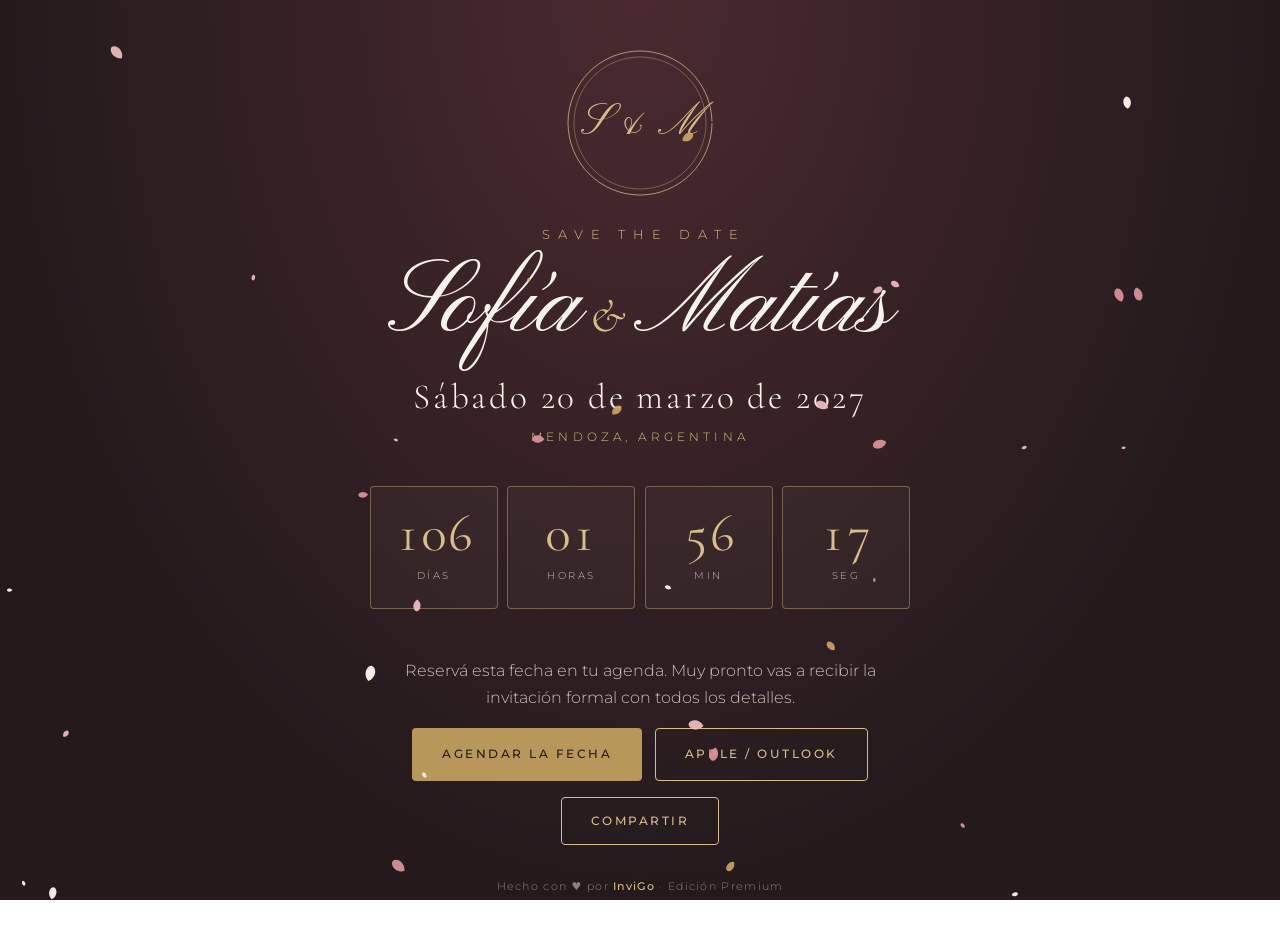
<file: save-the-date.html>
<!DOCTYPE html>
<html lang="es">
<head>
  <meta charset="UTF-8">
  <meta name="viewport" content="width=device-width, initial-scale=1.0">
  <title>Save the Date · Sofía & Matías</title>
  <meta name="description" content="Guardá la fecha: Sofía y Matías se casan. Edición Premium by InviGo.">
  <meta name="theme-color" content="#241a1c">

  <link rel="preconnect" href="https://fonts.googleapis.com">
  <link rel="preconnect" href="https://fonts.gstatic.com" crossorigin>
  <link href="https://fonts.googleapis.com/css2?family=Cormorant+Garamond:ital,wght@0,300;0,400;0,500;1,300&family=Montserrat:wght@300;400;500&family=Pinyon+Script&display=swap" rel="stylesheet">

  <link rel="stylesheet" href="style.css">
</head>

<!-- WEB DE EXPECTATIVA: se envía primero, antes de la invitación formal -->
<body class="std-body">

  <canvas class="petalos" id="petalos" aria-hidden="true"></canvas>

  <main class="std">

    <!-- 1. Monograma dentro de un aro que se dibuja solo -->
    <div class="std__marco">
      <svg class="std__aro" viewBox="0 0 200 200" aria-hidden="true">
        <circle cx="100" cy="100" r="96"/>
        <circle cx="100" cy="100" r="88"/>
      </svg>
      <span class="std__mono" data-fill="monograma">S & M</span>
    </div>

    <!-- 2. Título y nombres -->
    <p class="std__titulo">Save the date</p>
    <h1 class="std__nombres">
      <span data-fill="novia">Sofía</span><em>&</em><span data-fill="novio">Matías</span>
    </h1>

    <!-- 3. Fecha y ciudad -->
    <div>
      <p class="std__fecha" data-fill="fechaLarga">Sábado 20 de marzo de 2027</p>
      <p class="std__ciudad" data-fill="ciudad">Mendoza, Argentina</p>
    </div>

    <!-- 4. Cuenta regresiva -->
    <div class="contador" id="contador" role="timer" aria-live="off">
      <div class="contador__caja"><strong id="cDias">00</strong><span>Días</span></div>
      <div class="contador__caja"><strong id="cHoras">00</strong><span>Horas</span></div>
      <div class="contador__caja"><strong id="cMin">00</strong><span>Min</span></div>
      <div class="contador__caja"><strong id="cSeg">00</strong><span>Seg</span></div>
    </div>
    <p class="contador__mensaje" id="cMensaje" hidden>¡Hoy es el gran día!</p>

    <!-- 5. Texto -->
    <p class="std__texto" data-fill="textoSaveTheDate">Reservá esta fecha en tu agenda.</p>

    <!-- 6. Acciones -->
    <div class="acciones">
      <a class="boton boton--oro" id="btnCalendario" href="#" target="_blank" rel="noopener">Agendar la fecha</a>
      <button class="boton boton--ghost-claro" id="btnIcs" type="button">Apple / Outlook</button>
    </div>
    <div class="acciones">
      <button class="boton boton--ghost-claro" id="btnCompartir" type="button">Compartir</button>
      <a class="boton boton--ghost-claro" id="btnInvitacion" href="index.html" hidden>Ver invitación</a>
    </div>

    <p class="std__firma">Hecho con ♥ por <strong>InviGo</strong> · Edición Premium</p>
  </main>

  <div class="toast" id="toast" role="status" aria-live="polite"></div>

  <script src="config.js"></script>
  <script src="comun.js"></script>
  <script src="std.js"></script>
</body>
</html>
</file>
<file: style.css>
/* =====================================================================
   INVIGO · EDICIÓN PREMIUM
   Sofisticado y romántico · mobile first
   ---------------------------------------------------------------------
   1. Variables y reset          8. Lugar y mapa satelital
   2. Componentes base           9. Dress code
   3. Intro (sobre animado)     10. Regalos exclusivos
   4. Pétalos y reproductor     11. RSVP y entrada
   5. Hero                      12. Footer, toast, animaciones
   6. Cuenta regresiva          13. Save the Date
   7. Carrusel y visor          14. Pantallas grandes
   ===================================================================== */


/* ===== 1. VARIABLES Y RESET ===== */
:root {
  --tinta:   #241a1c;
  --tinta-2: #2f2326;
  --vino:    #5a2331;
  --vino-2:  #6d2d3d;
  --marfil:  #f8f3ec;
  --crema:   #efe6da;
  --rosa:    #f3e3dc;
  --rosa-2:  #e8cfc6;
  --oro:     #b8975a;
  --oro-claro: #d7bd8a;
  --gris:    #75685f;

  --f-titulo: "Cormorant Garamond", Georgia, serif;
  --f-texto:  "Montserrat", system-ui, sans-serif;
  --f-script: "Pinyon Script", "Cormorant Garamond", cursive;

  --radio: 4px;
  --sombra: 0 22px 44px -24px rgba(36, 26, 28, .5);
}

*, *::before, *::after { box-sizing: border-box; margin: 0; padding: 0; }
html { scroll-behavior: smooth; -webkit-text-size-adjust: 100%; }

body {
  font-family: var(--f-texto); font-weight: 300; line-height: 1.7;
  color: var(--tinta); background: var(--marfil); overflow-x: hidden;
}
body.bloqueado { overflow: hidden; height: 100vh; }

img, svg, iframe { display: block; max-width: 100%; }
a { color: inherit; }
ul { list-style: none; }
[hidden] { display: none !important; }


/* ===== 2. COMPONENTES BASE ===== */
.contenedor { width: min(100% - 2.5rem, 960px); margin-inline: auto; text-align: center; }
.contenedor--ancho  { width: min(100% - 2rem, 1100px); }
.contenedor--medio  { width: min(100% - 2.5rem, 760px); }
.contenedor--angosto{ width: min(100% - 2.5rem, 560px); }

.seccion { padding: 5rem 0; position: relative; }
.seccion--oscura { background: var(--tinta); color: var(--marfil); }
.seccion--crema  { background: var(--crema); }
.seccion--rosa   { background: var(--rosa); }

.eyebrow {
  font-size: .72rem; letter-spacing: .38em; text-transform: uppercase;
  color: var(--oro); font-weight: 500; margin-bottom: .8rem;
}
.eyebrow--claro { color: var(--oro-claro); }

.titulo {
  font-family: var(--f-titulo); font-weight: 400;
  font-size: clamp(2rem, 7vw, 3.2rem); line-height: 1.15; margin-bottom: 1.4rem;
}
.titulo--claro { color: var(--marfil); }

.subtitulo { font-family: var(--f-titulo); font-weight: 500; font-size: 1.5rem; margin: 2.4rem 0 1rem; }
.texto-centro { max-width: 48ch; margin: 0 auto 2rem; color: var(--gris); }
.texto-centro--claro { color: #cdbfb6; }

.divisor { display: flex; align-items: center; justify-content: center; gap: .8rem; margin: 1.4rem auto; color: var(--oro); }
.divisor span { width: 0; height: 1px; background: currentColor; opacity: .8; }
.divisor b { font-size: .6rem; }
.divisor--claro { color: var(--oro-claro); }

.boton {
  display: inline-block; cursor: pointer; text-decoration: none;
  font-family: var(--f-texto); font-size: .72rem; font-weight: 500;
  letter-spacing: .22em; text-transform: uppercase;
  padding: 1rem 1.8rem; border-radius: var(--radio);
  border: 1px solid transparent; transition: .3s ease;
}
.boton--oro { background: var(--oro); color: var(--tinta); }
.boton--oro:hover { background: var(--oro-claro); transform: translateY(-2px); }
.boton--ghost { border-color: var(--tinta); color: var(--tinta); background: transparent; }
.boton--ghost:hover { background: var(--tinta); color: var(--marfil); }
.boton--ghost-claro { border-color: var(--oro-claro); color: var(--oro-claro); background: transparent; }
.boton--ghost-claro:hover { background: var(--oro-claro); color: var(--tinta); }
.boton--bloque { width: 100%; }
.boton:disabled { opacity: .6; cursor: wait; }

.acciones { display: flex; flex-wrap: wrap; gap: .8rem; justify-content: center; margin-top: 1.4rem; }
.acciones--izq { justify-content: flex-start; }


/* ===== 3. INTRO · SOBRE ANIMADO ===== */
.intro {
  position: fixed; inset: 0; z-index: 100;
  display: grid; place-items: center; padding: 1.5rem;
  background: radial-gradient(ellipse at 50% 20%, #4a2a30 0%, var(--tinta) 70%);
  color: var(--marfil); text-align: center;
  transition: opacity 1.2s ease, visibility 1.2s ease, transform 1.4s ease;
}
.intro.abierta { opacity: 0; visibility: hidden; transform: scale(1.12); }

.intro__escena { display: grid; justify-items: center; gap: 2.4rem; animation: entrada 1.4s ease both; }
.intro__para { font-family: var(--f-script); font-size: clamp(2rem, 9vw, 2.8rem); color: var(--oro-claro); line-height: 1.2; }
.intro__ayuda { font-size: .7rem; letter-spacing: .25em; text-transform: uppercase; color: #b4a59b; transition: opacity .5s; }

/* El sobre se arma con 4 capas: carta (atrás), frente (bolsillo), tapa (solapa) y sello */
.sobre {
  position: relative; width: min(84vw, 360px); aspect-ratio: 3 / 2;
  background: #ba4646; border-radius: 4px; perspective: 900px;
  box-shadow: 0 34px 60px -22px rgba(0, 0, 0, .75);
}
.sobre__carta {
  position: absolute; left: 6%; right: 6%; top: 6%; bottom: 6%; z-index: 1;
  display: grid; place-content: center; gap: .3rem;
  background: var(--marfil); color: var(--tinta);
  box-shadow: inset 0 0 0 6px var(--marfil), inset 0 0 0 7px var(--oro);
  transition: transform 1.1s cubic-bezier(.6, .1, .2, 1) 1s;
}
.sobre__mono { font-family: var(--f-script); font-size: 2.6rem; line-height: 1; color: var(--vino); }
.sobre__carta small { font-size: .6rem; letter-spacing: .35em; text-transform: uppercase; color: var(--oro); }

.sobre__frente {
  position: absolute; inset: 0; z-index: 2; background: var(--vino-2);
  clip-path: polygon(0 0, 50% 58%, 100% 0, 100% 100%, 0 100%);
}
.sobre__tapa {
  position: absolute; left: 0; right: 0; top: 0; height: 60%; z-index: 3;
  background: #7a3547; clip-path: polygon(0 0, 100% 0, 50% 100%);
  transform-origin: top; transition: transform .9s ease, z-index 0s .45s;
}
.sobre__sello {
  position: absolute; left: 50%; top: 58%; z-index: 4; width: 62px; height: 62px;
  transform: translate(-50%, -50%); cursor: pointer; border: 0; border-radius: 50%;
  background: radial-gradient(circle at 35% 30%, #e6cf9f, var(--oro) 60%, #8c6f3b);
  color: #3b2a14; font-family: var(--f-script); font-size: 1.2rem; line-height: 1;
  box-shadow: 0 6px 14px rgba(0, 0, 0, .45), inset 0 0 0 3px rgba(255, 255, 255, .18);
  transition: transform .4s ease, opacity .4s ease;
  animation: latido 2.2s ease-in-out infinite;
}
.sobre__sello:hover { transform: translate(-50%, -50%) scale(1.08); }

/* Estado "abriendo": la JS agrega esta clase al tocar el sello */
.sobre.abriendo .sobre__sello { opacity: 0; transform: translate(-50%, -50%) scale(.4); animation: none; pointer-events: none; }
.sobre.abriendo .sobre__tapa { transform: rotateX(180deg); z-index: 0; }
.sobre.abriendo .sobre__carta { transform: translateY(-62%); }
.sobre.abriendo ~ .intro__ayuda, .intro__escena:has(.abriendo) .intro__ayuda { opacity: 0; }


/* ===== 4. PÉTALOS Y REPRODUCTOR ===== */
.petalos { position: fixed; inset: 0; width: 100%; height: 100%; z-index: 150; pointer-events: none; }

.player {
  position: fixed; left: .6rem; right: .6rem; bottom: .6rem; z-index: 90;
  display: grid; grid-template-columns: auto 1fr auto auto; align-items: center; gap: .8rem;
  padding: .7rem .9rem; max-width: 520px; margin-inline: auto;
  background: rgba(36, 26, 28, .92); color: var(--marfil);
  border: 1px solid rgba(184, 151, 90, .55); border-radius: 50px;
  backdrop-filter: blur(10px); box-shadow: var(--sombra);
  animation: subirPlayer .8s ease both;
}
.player__barra {
  position: absolute; left: 22px; right: 22px; top: -1px; height: 3px; cursor: pointer;
  background: rgba(215, 189, 138, .25); border-radius: 3px; overflow: hidden;
}
.player__barra i { display: block; height: 100%; width: 0; background: var(--oro-claro); }

.player button {
  cursor: pointer; border: 0; display: grid; place-items: center; border-radius: 50%;
  width: 40px; height: 40px; background: var(--oro); color: var(--tinta);
}
.player__mute { background: transparent !important; color: var(--oro-claro) !important; width: 34px !important; height: 34px !important; }
.player svg { width: 20px; height: 20px; fill: currentColor; }
.player .ico-pausa, .player .ico-mudo { display: none; }
.player.sonando .ico-play { display: none; }
.player.sonando .ico-pausa { display: block; }
.player.mudo .ico-sonido { display: none; }
.player.mudo .ico-mudo { display: block; }

.player__info { min-width: 0; line-height: 1.25; }
.player__info strong { display: block; font: 500 .8rem var(--f-texto); white-space: nowrap; overflow: hidden; text-overflow: ellipsis; }
.player__info span { display: block; font-size: .68rem; color: #b4a59b; white-space: nowrap; overflow: hidden; text-overflow: ellipsis; }
.player__tiempo { font-size: .7rem; color: #b4a59b; font-variant-numeric: tabular-nums; }
.player.sonando .player__play { animation: pulso 2.4s ease-in-out infinite; }


/* ===== 5. HERO ===== */
.hero {
  position: relative; min-height: 100svh; overflow: hidden;
  display: grid; place-items: center; text-align: center; padding: 5rem 1.25rem;
  color: var(--marfil); background: var(--tinta);
}
.hero__fondo {
  position: absolute; inset: -6%; background-size: cover; background-position: center;
  animation: zoomSuave 22s ease-in-out infinite alternate; will-change: transform;
}
.hero__velo {
  position: absolute; inset: 0;
  background: linear-gradient(180deg, rgba(36,26,28,.55) 0%, rgba(36,26,28,.45) 45%, rgba(36,26,28,.85) 100%);
}
.hero__contenido { position: relative; z-index: 1; }
.hero__contenido > * { opacity: 0; }

.hero__saludo { font-family: var(--f-script); font-size: clamp(1.7rem, 7vw, 2.3rem); color: var(--oro-claro); margin-bottom: 1rem; }
.hero__nombres { font-family: var(--f-script); font-weight: 400; font-size: clamp(3.8rem, 20vw, 8rem); line-height: 1.02; }
.hero__nombres span { display: block; }
.hero__nombres em { display: block; font-family: var(--f-titulo); font-size: .38em; color: var(--oro-claro); margin: .1em 0; }
.hero__fecha { font-family: var(--f-titulo); font-size: clamp(1.3rem, 5vw, 1.9rem); letter-spacing: .06em; }
.hero__ciudad { font-size: .74rem; letter-spacing: .35em; text-transform: uppercase; color: var(--oro-claro); margin-top: .4rem; }

/* Entrada escalonada del hero: arranca cuando el body recibe la clase "lista" */
body.lista .hero__contenido > * { animation: subir 1.3s cubic-bezier(.2, .7, .2, 1) forwards; }
body.lista .hero__contenido > :nth-child(1) { animation-delay: .1s; }
body.lista .hero__contenido > :nth-child(2) { animation-delay: .35s; }
body.lista .hero__contenido > :nth-child(3) { animation-delay: .6s; }
body.lista .hero__contenido > :nth-child(4) { animation-delay: .95s; }
body.lista .hero__contenido > :nth-child(5) { animation-delay: 1.15s; }
body.lista .hero__contenido > :nth-child(6) { animation-delay: 1.35s; }
body.lista .divisor span { animation: linea 1.4s ease 1.1s forwards; }

.hero__scroll { position: absolute; bottom: 5.5rem; left: 50%; transform: translateX(-50%); z-index: 1; }
.hero__scroll span { display: block; width: 1px; height: 54px; background: var(--oro-claro); transform-origin: top; animation: bajar 2s ease-in-out infinite; }


/* ===== 6. CUENTA REGRESIVA ===== */
.contador { display: grid; grid-template-columns: repeat(4, 1fr); gap: .6rem; max-width: 540px; margin: 2rem auto; }
.contador__caja { padding: 1.3rem .2rem; border: 1px solid rgba(215, 189, 138, .4); border-radius: var(--radio); background: rgba(255,255,255,.03); }
.contador__caja strong {
  display: block; font-family: var(--f-titulo); font-weight: 400; line-height: 1;
  font-size: clamp(2rem, 9vw, 3.3rem); color: var(--oro-claro); font-variant-numeric: tabular-nums;
}
.contador__caja span { font-size: .62rem; letter-spacing: .25em; text-transform: uppercase; color: #cdbfb6; }
.contador strong.tic { animation: tic .5s ease; }
.contador__mensaje { font-family: var(--f-script); font-size: 3rem; color: var(--oro-claro); margin: 2rem 0; }


/* ===== 7. CARRUSEL Y VISOR ===== */
.carrusel { position: relative; max-width: 960px; margin: 1.5rem auto 0; border-radius: var(--radio); box-shadow: var(--sombra); }
.carrusel__vista { overflow: hidden; border-radius: var(--radio); touch-action: pan-y; cursor: zoom-in; }
.carrusel__pista { display: flex; transition: transform .9s cubic-bezier(.6, .05, .2, 1); }
.slide { flex: 0 0 100%; aspect-ratio: 4 / 3; overflow: hidden; background: var(--rosa-2); }
.slide img { width: 100%; height: 100%; object-fit: cover; user-select: none; -webkit-user-drag: none; transform: scale(1.02); }
.slide.activo img { animation: zoomFoto 7s ease-out forwards; }

.carrusel__flecha {
  position: absolute; top: 50%; transform: translateY(-50%); z-index: 2;
  width: 44px; height: 44px; border-radius: 50%; cursor: pointer; border: 1px solid rgba(255,255,255,.6);
  background: rgba(36, 26, 28, .45); color: #fff; font-size: 1.8rem; line-height: 1; padding-bottom: 4px;
  backdrop-filter: blur(4px); transition: .3s;
}
.carrusel__flecha:hover { background: var(--oro); border-color: var(--oro); }
.carrusel__flecha--prev { left: .6rem; }
.carrusel__flecha--next { right: .6rem; }

.carrusel__progreso { position: absolute; left: 0; right: 0; bottom: 0; height: 3px; background: rgba(255,255,255,.25); z-index: 2; }
.carrusel__progreso i { display: block; height: 100%; width: 0; background: var(--oro-claro); }
.carrusel__progreso i.corre { animation: progreso 5.5s linear forwards; }

.carrusel__pie { font-family: var(--f-titulo); font-style: italic; font-size: 1.4rem; margin-top: 1.2rem; min-height: 2rem; color: var(--vino); }
.carrusel__dots { display: flex; justify-content: center; gap: .6rem; margin-top: .6rem; }
.carrusel__dots button {
  width: 9px; height: 9px; border-radius: 50%; border: 0; cursor: pointer; padding: 0;
  background: rgba(36, 26, 28, .25); transition: .4s;
}
.carrusel__dots button.activo { background: var(--oro); width: 28px; border-radius: 6px; }

.lightbox {
  position: fixed; inset: 0; z-index: 120; display: grid; place-items: center; align-content: center; gap: 1rem;
  background: rgba(20, 13, 15, .94); padding: 1rem; animation: aparecer .4s ease;
}
.lightbox img { max-height: 80vh; width: auto; max-width: 100%; border-radius: var(--radio); box-shadow: 0 30px 70px rgba(0,0,0,.6); }
.lightbox p { font-family: var(--f-titulo); font-style: italic; font-size: 1.4rem; color: var(--oro-claro); }
.lightbox__cerrar {
  position: absolute; top: 1rem; right: 1rem; width: 44px; height: 44px; border-radius: 50%;
  background: transparent; border: 1px solid var(--oro-claro); color: var(--oro-claro); font-size: 1.8rem; cursor: pointer; line-height: 1;
}


/* ===== 7b. BANDA DE FOTO + CRONOGRAMA + BARRA DE SCROLL ===== */
.progreso-scroll {
  position: fixed; left: 0; top: 0; z-index: 160; height: 3px; width: 100%;
  background: linear-gradient(90deg, var(--oro), var(--oro-claro));
  transform-origin: left; transform: scaleX(0); pointer-events: none;
}

.banda { position: relative; overflow: hidden; min-height: 70svh; display: grid; place-items: center; padding: 5rem 1.5rem; color: var(--marfil); background: var(--vino); }
.banda__fondo { position: absolute; inset: -12% 0; background-size: cover; background-position: center; will-change: transform; }
.banda__velo { position: absolute; inset: 0; background: linear-gradient(180deg, rgba(90,35,49,.72), rgba(36,26,28,.8)); }
.banda__frase { position: relative; z-index: 1; max-width: 22ch; text-align: center; }
.banda__comillas { display: block; font-family: var(--f-script); font-size: 6rem; line-height: .6; color: var(--oro-claro); }
.banda__frase p { font-family: var(--f-titulo); font-style: italic; font-weight: 300; font-size: clamp(1.8rem, 7vw, 3rem); line-height: 1.25; }
.banda__frase footer { margin-top: 1.4rem; font-family: var(--f-script); font-size: 2rem; color: var(--oro-claro); }

/* Línea de tiempo: la línea dorada se va "llenando" a medida que se baja */
.linea { --prog: 0; position: relative; margin: 2.4rem auto 0; text-align: left; padding-left: 2.2rem; }
.linea::before, .linea::after { content: ""; position: absolute; left: 7px; top: 8px; width: 2px; border-radius: 2px; }
.linea::before { bottom: 8px; background: rgba(36, 26, 28, .12); }
.linea::after { height: calc((100% - 16px) * var(--prog)); background: linear-gradient(var(--oro-claro), var(--oro)); }

.linea__item { position: relative; padding: 0 0 2.4rem; opacity: 0; transform: translateX(28px); transition: opacity .9s ease, transform .9s cubic-bezier(.2,.7,.2,1); }
.linea__item:last-child { padding-bottom: 0; }
.linea__item.visible { opacity: 1; transform: none; }
.linea__item::before {
  content: ""; position: absolute; left: -2.2rem; top: .35rem; width: 16px; height: 16px; border-radius: 50%;
  background: var(--marfil); border: 2px solid var(--oro); transition: .6s ease .2s;
}
.linea__item.visible::before { background: var(--oro); box-shadow: 0 0 0 6px rgba(184, 151, 90, .2); }
.linea__hora { font-family: var(--f-titulo); font-size: 2rem; line-height: 1; color: var(--oro); }
.linea__titulo { font-family: var(--f-titulo); font-weight: 500; font-size: 1.5rem; margin: .2rem 0; }
.linea__texto { color: var(--gris); font-size: .9rem; }


/* ===== 8. LUGAR Y MAPA SATELITAL ===== */
.tabs { display: inline-flex; border: 1px solid var(--tinta); border-radius: var(--radio); margin: 1rem 0 2rem; overflow: hidden; }
.tabs__btn {
  cursor: pointer; border: 0; background: transparent; color: var(--tinta);
  font: 500 .72rem var(--f-texto); letter-spacing: .22em; text-transform: uppercase; padding: .9rem 1.6rem; transition: .3s;
}
.tabs__btn.activo { background: var(--tinta); color: var(--marfil); }

.lugar { display: grid; gap: 1.8rem; }
.lugar__hora { font-family: var(--f-titulo); font-size: 2.3rem; color: var(--oro); line-height: 1; }
.lugar__nombre { font-family: var(--f-titulo); font-weight: 500; font-size: 1.9rem; margin: .4rem 0; }
.lugar__dir { color: var(--gris); }

.mapa { position: relative; height: 340px; border-radius: var(--radio); overflow: hidden; box-shadow: var(--sombra); border: 1px solid rgba(184, 151, 90, .6); }
.mapa iframe { width: 100%; height: 100%; border: 0; }
.mapa__etiqueta {
  position: absolute; left: .7rem; top: .7rem; font-size: .62rem; letter-spacing: .2em; text-transform: uppercase;
  background: rgba(36, 26, 28, .8); color: var(--oro-claro); padding: .35rem .8rem; border-radius: 30px; pointer-events: none;
}


/* ===== 9. DRESS CODE ===== */
.paleta { display: flex; flex-wrap: wrap; justify-content: center; gap: 1.2rem; margin-bottom: 1.6rem; }
.paleta li { display: grid; justify-items: center; gap: .5rem; }
.paleta i { width: 58px; height: 58px; border-radius: 50%; background: var(--c); box-shadow: inset 0 0 0 3px rgba(255,255,255,.35), var(--sombra); transition: transform .4s; }
.paleta li:hover i { transform: translateY(-6px) scale(1.06); }
.paleta span { font-size: .7rem; letter-spacing: .12em; text-transform: uppercase; color: var(--gris); }
.paleta__evitar { display: inline-flex; align-items: center; gap: .7rem; font-size: .82rem; color: var(--gris); padding: .7rem 1.1rem; border: 1px dashed var(--oro); border-radius: 40px; text-align: left; }
.paleta__evitar i { width: 16px; height: 16px; border-radius: 50%; background: #fff; border: 1px solid #bbb; flex: none; }

.looks { display: grid; gap: 1.2rem; margin-top: 2.4rem; }
.look { background: var(--marfil); padding: 2rem 1.4rem; border-radius: var(--radio); box-shadow: var(--sombra); border-top: 2px solid var(--oro); }
.look__icono { width: 64px; height: 120px; margin: 0 auto 1rem; fill: none; stroke: var(--oro); stroke-width: 1.6; stroke-linejoin: round; stroke-linecap: round; }
.look h4 { font-family: var(--f-titulo); font-weight: 500; font-size: 1.7rem; margin-bottom: .8rem; }
.look li { font-size: .88rem; padding: .35rem 0 .35rem 1.7rem; text-align: left; position: relative; }
.look li::before { position: absolute; left: .2rem; font-weight: 600; }
.look .si::before { content: "✓"; color: #4b6b3a; }
.look .no { color: var(--gris); }
.look .no::before { content: "✕"; color: #9a3b3b; }


/* ===== 10. REGALOS EXCLUSIVOS ===== */
.gate {
  max-width: 460px; margin: 0 auto; padding: 2rem 1.4rem; background: var(--marfil);
  border: 1px solid rgba(184, 151, 90, .6); border-radius: var(--radio); box-shadow: var(--sombra);
  display: grid; gap: .9rem; justify-items: center;
}
.gate__candado { width: 54px; height: 54px; border-radius: 50%; display: grid; place-items: center; background: var(--tinta); }
.gate__candado svg { width: 24px; height: 24px; fill: var(--oro-claro); }
.gate label { font-size: .7rem; letter-spacing: .22em; text-transform: uppercase; color: var(--gris); }
.gate__fila { display: flex; gap: .6rem; width: 100%; }
.gate__fila input {
  flex: 1; min-width: 0; text-align: center; letter-spacing: .25em; text-transform: uppercase;
  font: 400 1rem var(--f-texto); padding: .9rem; border: 1px solid var(--oro); border-radius: var(--radio); background: #fff; color: var(--tinta);
}
.gate__fila input:focus { outline: 2px solid var(--oro-claro); outline-offset: 1px; }
.gate__ayuda { font-size: .76rem; color: var(--gris); }
.gate__error { font-size: .82rem; color: #9a3b3b; min-height: 1.2rem; }
.gate.sacudir { animation: sacudir .5s; }

.regalos__grid { display: grid; gap: 1rem; text-align: left; animation: aparecer 1s ease; }
.regalo {
  background: var(--marfil); padding: 1.8rem 1.4rem; border-radius: var(--radio);
  border: 1px solid rgba(184, 151, 90, .5); box-shadow: var(--sombra); text-align: center;
  opacity: 0; transform: translateY(24px); animation: subir .9s ease forwards;
}
.regalo h3 { font-family: var(--f-titulo); font-weight: 500; font-size: 1.7rem; margin-bottom: .5rem; }
.regalo p { color: var(--gris); font-size: .9rem; margin-bottom: 1rem; }
.regalo dl > div { padding: .7rem 0; border-bottom: 1px solid rgba(36, 26, 28, .08); text-align: left; }
.regalo dl > div:last-child { border: 0; }
.regalo dt { font-size: .62rem; letter-spacing: .28em; text-transform: uppercase; color: var(--oro); }
.regalo dd { display: flex; align-items: center; justify-content: space-between; gap: 1rem; word-break: break-all; font-size: .92rem; }
.copiar {
  flex: none; cursor: pointer; background: transparent; border: 1px solid var(--tinta); border-radius: 40px;
  font: 500 .62rem var(--f-texto); letter-spacing: .15em; text-transform: uppercase; padding: .45rem .9rem; transition: .3s;
}
.copiar:hover { background: var(--tinta); color: var(--marfil); }


/* ===== 11. RSVP Y ENTRADA ===== */
.form { margin-top: 2rem; text-align: left; display: grid; gap: 1.2rem; }
.campo { display: grid; gap: .4rem; border: 0; }
.campo label, .campo legend { font-size: .66rem; letter-spacing: .22em; text-transform: uppercase; color: var(--oro-claro); }
.campo input[type="text"], .campo input[type="email"], .campo select, .campo textarea {
  width: 100%; font: 300 1rem var(--f-texto); color: var(--marfil);
  background: rgba(255,255,255,.05); border: 1px solid rgba(215,189,138,.4);
  border-radius: var(--radio); padding: .9rem 1rem; transition: border-color .3s, background .3s;
}
.campo select option { 
  color: var(--marfil); 
  background-color: var(--tinta); 
}
.campo input:focus, .campo select:focus, .campo textarea:focus { outline: none; border-color: var(--oro-claro); background: rgba(255,255,255,.09); }
.campo.error input { border-color: #e59a9a; }

.campo--radios { grid-template-columns: 1fr 1fr; gap: .6rem; }
.campo--radios legend { grid-column: 1 / -1; margin-bottom: .4rem; }
.radio { position: relative; cursor: pointer; }
.radio input { position: absolute; opacity: 0; }
.radio span { display: block; text-align: center; padding: .9rem .5rem; font-size: .85rem; border: 1px solid rgba(215,189,138,.4); border-radius: var(--radio); transition: .3s; }
.radio input:checked + span { background: var(--oro); color: var(--tinta); border-color: var(--oro); font-weight: 500; }
.radio input:focus-visible + span { outline: 2px solid var(--oro-claro); outline-offset: 2px; }

#rsvpExtra { display: grid; gap: 1.2rem; }
#rsvpExtra.oculto { display: none; }
.form__estado { min-height: 1.5rem; text-align: center; font-size: .88rem; color: var(--oro-claro); }
.form__estado.error { color: #eaa3a3; }

/* Entrada de confirmación con borde "troquelado" */
.ticket {
  margin-top: 2rem; padding: 2.2rem 1.4rem; text-align: center; position: relative;
  background: var(--marfil); color: var(--tinta); border-radius: var(--radio);
  box-shadow: inset 0 0 0 6px var(--marfil), inset 0 0 0 7px var(--oro), 0 24px 50px -20px #000;
  animation: ticketEntra 1s cubic-bezier(.2, .8, .2, 1);
}
.ticket__sello { font-family: var(--f-script); font-size: 2.6rem; color: var(--vino); line-height: 1.1; }
.ticket__estado { font-size: .7rem; letter-spacing: .35em; text-transform: uppercase; color: var(--oro); margin-bottom: .6rem; }
.ticket__nombre { font-family: var(--f-titulo); font-size: 1.9rem; margin: .6rem 0 .2rem; }
.ticket__linea { color: var(--gris); font-size: .9rem; }
.ticket .acciones { margin-top: 1.4rem; }
.ticket .boton--ghost-claro { border-color: var(--tinta); color: var(--tinta); }
.ticket .boton--ghost-claro:hover { background: var(--tinta); color: var(--marfil); }


/* ===== 12. FOOTER, TOAST, ANIMACIONES ===== */
.footer { text-align: center; padding: 3.5rem 1rem 7rem; background: var(--tinta-2); color: var(--marfil); }
.footer__script { font-family: var(--f-script); font-size: 3rem; line-height: 1.2; }
.footer__fecha { letter-spacing: .3em; font-size: .78rem; color: var(--oro-claro); margin-bottom: 1.6rem; }
.footer__firma { font-size: .7rem; letter-spacing: .12em; color: #9a8c82; }
.footer__firma strong { color: var(--oro-claro); font-weight: 500; }

.toast {
  position: fixed; left: 50%; bottom: 6rem; z-index: 200; transform: translate(-50%, 20px);
  opacity: 0; pointer-events: none; background: var(--tinta); color: var(--marfil);
  border: 1px solid var(--oro); padding: .8rem 1.4rem; border-radius: 40px;
  font-size: .8rem; text-align: center; max-width: calc(100% - 2rem); transition: .4s;
}
.toast.visible { opacity: 1; transform: translate(-50%, 0); }

/* Aparición al hacer scroll. La JS agrega "visible" cuando el elemento entra en pantalla */
.reveal { opacity: 0; transform: translateY(34px); transition: opacity 1s ease, transform 1s cubic-bezier(.2, .7, .2, 1); }
.reveal.visible { opacity: 1; transform: none; }
.looks .look:nth-child(2) { transition-delay: .15s; }

@keyframes entrada { from { opacity: 0; transform: translateY(24px); } to { opacity: 1; transform: none; } }
@keyframes subir { from { opacity: 0; transform: translateY(26px); } to { opacity: 1; transform: none; } }
@keyframes aparecer { from { opacity: 0; } to { opacity: 1; } }
@keyframes linea { to { width: 64px; } }
@keyframes bajar { 0%, 100% { transform: scaleY(.2); opacity: .4; } 50% { transform: scaleY(1); opacity: 1; } }
@keyframes zoomSuave { from { transform: scale(1) translate(0, 0); } to { transform: scale(1.12) translate(-1.5%, -1%); } }
@keyframes zoomFoto { from { transform: scale(1.02); } to { transform: scale(1.12); } }
@keyframes progreso { from { width: 0; } to { width: 100%; } }
@keyframes tic { 0% { transform: translateY(-10px); opacity: 0; } 100% { transform: none; opacity: 1; } }
@keyframes latido { 0%, 100% { box-shadow: 0 6px 14px rgba(0,0,0,.45), 0 0 0 0 rgba(215,189,138,.55); } 50% { box-shadow: 0 6px 14px rgba(0,0,0,.45), 0 0 0 14px rgba(215,189,138,0); } }
@keyframes pulso { 0%, 100% { box-shadow: 0 0 0 0 rgba(215,189,138,.5); } 50% { box-shadow: 0 0 0 10px rgba(215,189,138,0); } }
@keyframes subirPlayer { from { transform: translateY(80px); opacity: 0; } to { transform: none; opacity: 1; } }
@keyframes sacudir { 20%, 60% { transform: translateX(-8px); } 40%, 80% { transform: translateX(8px); } }
@keyframes ticketEntra { from { opacity: 0; transform: translateY(30px) rotateX(-25deg) scale(.95); } to { opacity: 1; transform: none; } }

/* Respeta a quienes tienen "reducir movimiento" activado */
@media (prefers-reduced-motion: reduce) {
  *, *::before, *::after { animation-duration: .01ms !important; animation-iteration-count: 1 !important; transition-duration: .01ms !important; scroll-behavior: auto !important; }
  .reveal, .hero__contenido > *, .regalo, .linea__item, .std > * { opacity: 1; transform: none; }
  .divisor span { width: 64px; }
}


/* ===== 13. SAVE THE DATE ===== */
.std-body { background: radial-gradient(ellipse at 50% 0%, #4a2a30 0%, var(--tinta) 70%) fixed; color: var(--marfil); }
.std {
  min-height: 100svh; display: grid; align-content: center; justify-items: center;
  padding: 3rem 1.25rem; text-align: center; gap: .4rem;
}
.std > * { opacity: 0; animation: subir 1.2s cubic-bezier(.2, .7, .2, 1) forwards; }
.std > :nth-child(1) { animation-delay: .2s; }
.std > :nth-child(2) { animation-delay: .9s; }
.std > :nth-child(3) { animation-delay: 1.1s; }
.std > :nth-child(4) { animation-delay: 1.4s; }
.std > :nth-child(5) { animation-delay: 1.6s; }
.std > :nth-child(6) { animation-delay: 1.8s; }
.std > :nth-child(7) { animation-delay: 2s; }
.std > :nth-child(8) { animation-delay: 2.2s; }

.std__marco { position: relative; width: 150px; height: 150px; display: grid; place-items: center; margin-bottom: 1.2rem; }
.std__aro { position: absolute; inset: 0; width: 100%; height: 100%; fill: none; stroke: var(--oro-claro); stroke-width: 1; }
.std__aro circle { stroke-dasharray: 600; stroke-dashoffset: 600; animation: dibujar 2.4s ease .3s forwards; }
.std__aro circle:nth-child(2) { stroke-opacity: .5; animation-delay: .7s; }
.std__mono { font-family: var(--f-script); font-size: 2.8rem; color: var(--oro-claro); line-height: 1; }
@keyframes dibujar { to { stroke-dashoffset: 0; } }

.std__titulo { font-size: .8rem; letter-spacing: .6em; text-transform: uppercase; color: var(--oro-claro); padding-left: .6em; }
.std__nombres { font-family: var(--f-script); font-weight: 400; font-size: clamp(3.4rem, 17vw, 6.5rem); line-height: 1.05; }
.std__nombres em { font-family: var(--f-titulo); color: var(--oro-claro); font-size: .45em; margin: 0 .2em; }
.std__fecha { font-family: var(--f-titulo); font-size: clamp(1.4rem, 6vw, 2.2rem); letter-spacing: .08em; }
.std__ciudad { font-size: .74rem; letter-spacing: .35em; text-transform: uppercase; color: var(--oro-claro); }
.std__texto { max-width: 44ch; color: #cdbfb6; margin: .6rem auto 0; }
.std .contador { width: 100%; }
.std .acciones { margin-top: .6rem; }
.std__firma { margin-top: 1.6rem; font-size: .68rem; letter-spacing: .12em; color: #8f8077; }
.std__firma strong { color: var(--oro-claro); font-weight: 500; }


/* ===== 14. PANTALLAS GRANDES ===== */
@media (min-width: 768px) {
  .seccion { padding: 7rem 0; }
  /* Cronograma en zigzag: línea al centro, items alternados */
  .linea { padding-left: 0; }
  .linea::before, .linea::after { left: calc(50% - 1px); }
  .linea__item { width: 50%; padding: 0 2.6rem 3rem 0; text-align: right; transform: translateX(-28px); }
  .linea__item:nth-child(even) { margin-left: 50%; padding: 0 0 3rem 2.6rem; text-align: left; transform: translateX(28px); }
  .linea__item.visible, .linea__item:nth-child(even).visible { transform: none; }
  .linea__item::before { left: auto; right: -8px; }
  .linea__item:nth-child(even)::before { right: auto; left: -8px; }
  .lugar { grid-template-columns: 1fr 1.4fr; align-items: center; text-align: left; gap: 3rem; }
  .mapa { height: 420px; }
  .looks { grid-template-columns: 1fr 1fr; gap: 2rem; }
  .regalos__grid { grid-template-columns: repeat(2, 1fr); }
  .regalo--ancho { grid-column: 1 / -1; }
  .hero__nombres span, .hero__nombres em { display: inline; }
  .hero__nombres em { margin: 0 .2em; }
  .slide { aspect-ratio: 16 / 9; }
  .player { bottom: 1rem; }
}
</file>
<file: 01_casamiento/styles.css>
/* ==========================================================
   INVITACIÓN DE CASAMIENTO · Estilos
   Mobile-first · Minimalista, elegante, toque romántico
   NOTA: todo el contenido es visible por defecto. Las animaciones
   (AOS) se activan por JS y nunca ocultan el contenido si fallan.
   ========================================================== */

/* ---------- 1. Variables de diseño ---------- */
:root {
  /* Paleta: crudo, beige y tonos tierra / pastel */
  --bg: #f7f2ea;
  --bg-soft: #fbf8f3;
  --card: #fffdf9;
  --ink: #3d3530;          /* texto principal */
  --ink-soft: #7a6e64;     /* texto secundario */
  --accent: #b08968;       /* tierra */
  --accent-soft: #d9b8a6;  /* rosa empolvado */
  --line: rgba(176, 137, 104, 0.35);

  --shadow-soft: 0 10px 40px -12px rgba(120, 90, 60, 0.18);
  --radius: 4px;

  --font-title: "Cormorant Garamond", Georgia, serif;
  --font-body: "Montserrat", system-ui, sans-serif;

  --max-w: 520px;
}

/* ---------- 2. Reset y base ---------- */
*, *::before, *::after { box-sizing: border-box; margin: 0; padding: 0; }

html { scroll-behavior: smooth; -webkit-text-size-adjust: 100%; }

body {
  font-family: var(--font-body);
  font-weight: 300;
  font-size: 15px;
  line-height: 1.7;
  color: var(--ink);
  background-color: var(--bg);
  background-image: linear-gradient(180deg, var(--bg-soft) 0%, var(--bg) 100%);
  min-height: 100vh;
  overflow-x: hidden;
  -webkit-font-smoothing: antialiased;
}

/* Todo el contenido por encima del canvas de pétalos */
main, footer { position: relative; z-index: 1; }

/* ---------- 3. Canvas de pétalos ---------- */
#petals-canvas {
  position: fixed;
  top: 0;
  left: 0;
  width: 100%;
  height: 100%;
  /* Subimos el z-index a 9000 para que floten SOBRE la página, 
     pero debajo de la caja de presentación que tiene 9999 */
  z-index: 10000;
  /* Fundamental: esto hace que el mouse ignore los pétalos 
     y puedas hacer clic en los botones que están abajo */
  pointer-events: none; 
}

/* ---------- 4. Botón de música ---------- */
.music-toggle {
  position: fixed;
  right: 16px;
  bottom: 16px;
  bottom: calc(16px + env(safe-area-inset-bottom, 0px));
  z-index: 10;
  width: 40px;
  height: 40px;
  border-radius: 50%;
  border: 1px solid var(--line);
  background: rgba(255, 253, 249, 0.85);
  display: grid;
  place-items: center;
  cursor: pointer;
  box-shadow: var(--shadow-soft);
  opacity: 0.85;
  transition: opacity 0.3s, transform 0.3s;
}
.music-toggle:hover { opacity: 1; transform: scale(1.05); }
.music-toggle svg { width: 16px; height: 16px; fill: var(--accent); grid-area: 1 / 1; }
.music-toggle .icon-pause { display: none; }
.music-toggle[aria-pressed="true"] .icon-play { display: none; }
.music-toggle[aria-pressed="true"] .icon-pause { display: block; }

/* ---------- 5. Hero ---------- */
.hero {
  min-height: 100vh;
  min-height: 100svh;
  display: flex;
  flex-direction: column;
  align-items: center;
  justify-content: center;
  text-align: center;
  padding: 80px 28px 100px;
  position: relative;
}

.eyebrow {
  font-size: 11px;
  letter-spacing: 0.4em;
  text-transform: uppercase;
  color: var(--accent);
  margin-bottom: 28px;
}

.names {
  font-family: var(--font-title);
  font-weight: 300;
  font-size: 56px;
  font-size: clamp(52px, 16vw, 88px);
  line-height: 1.05;
  letter-spacing: 0.01em;
}
.names .amp {
  display: block;
  font-style: italic;
  font-size: 0.55em;
  color: var(--accent-soft);
  margin: 4px 0;
}

.divider {
  width: 1px;
  height: 56px;
  background: linear-gradient(to bottom, transparent, var(--accent), transparent);
  margin: 32px 0 24px;
}

.date {
  font-family: var(--font-title);
  font-size: 26px;
  letter-spacing: 0.25em;
  color: var(--ink);
}

.quote {
  font-family: var(--font-title);
  font-style: italic;
  font-weight: 300;
  font-size: 19px;
  color: var(--ink-soft);
  margin-top: 28px;
  max-width: 320px;
}

/* Indicador de scroll */
.scroll-hint {
  position: absolute;
  bottom: 32px;
  left: 50%;
  transform: translateX(-50%);
  width: 22px;
  height: 36px;
  border: 1px solid var(--line);
  border-radius: 12px;
  display: block;
}
.scroll-hint span {
  position: absolute;
  top: 7px;
  left: 50%;
  width: 3px;
  height: 7px;
  margin-left: -1.5px;
  border-radius: 2px;
  background: var(--accent);
  animation: scrollDot 2.2s ease-in-out infinite;
}
@keyframes scrollDot {
  0%   { opacity: 0; transform: translateY(0); }
  40%  { opacity: 1; }
  100% { opacity: 0; transform: translateY(14px); }
}

/* ---------- 6. Secciones genéricas ---------- */
.section {
  max-width: var(--max-w);
  margin: 0 auto;
  padding: 90px 24px;
  text-align: center;
}

.section-title {
  font-family: var(--font-title);
  font-weight: 400;
  font-size: 38px;
  line-height: 1.15;
  color: var(--ink);
}
.section-sub {
  font-size: 12px;
  letter-spacing: 0.22em;
  text-transform: uppercase;
  color: var(--ink-soft);
  margin: 14px 0 48px;
}

/* ---------- 7. Tarjetas de cronograma ---------- */
.cards { display: grid; gap: 24px; }

.card {
  background: var(--card);
  border: 1px solid rgba(176, 137, 104, 0.15);
  border-radius: var(--radius);
  padding: 40px 28px;
  box-shadow: var(--shadow-soft);
}
.card-time {
  display: block;
  font-size: 11px;
  letter-spacing: 0.35em;
  text-transform: uppercase;
  color: var(--accent);
  margin-bottom: 14px;
}
.card-title {
  font-family: var(--font-title);
  font-weight: 400;
  font-size: 32px;
  margin-bottom: 14px;
}
.card-place { font-weight: 400; }
.card-address { color: var(--ink-soft); font-size: 14px; margin-bottom: 28px; }

/* Ghost button (borde fino) */
.btn-ghost {
  display: inline-block;
  padding: 12px 26px;
  border: 1px solid var(--accent);
  color: var(--accent);
  font-size: 11px;
  letter-spacing: 0.22em;
  text-transform: uppercase;
  text-decoration: none;
  border-radius: 40px;
  transition: background 0.3s, color 0.3s;
}
.btn-ghost:hover,
.btn-ghost:focus-visible { background: var(--accent); color: #fff; outline: none; }

/* ---------- 8. Galería asimétrica ---------- */
/* Grilla de 2 columnas con alturas distintas para un efecto editorial */
.gallery {
  display: grid;
  grid-template-columns: 1fr 1fr;
  grid-auto-rows: 120px;
  gap: 12px;
}
.g-item { margin: 0; overflow: hidden; border-radius: var(--radius); box-shadow: var(--shadow-soft); }
.g-1 { grid-row: span 3; }  /* alta */
.g-2 { grid-row: span 2; }
.g-3 { grid-row: span 2; }
.g-4 { grid-row: span 3; }  /* alta */

.g-item img,
.ph { width: 100%; height: 100%; object-fit: cover; display: block; }

/* Placeholder: se ve prolijo hasta que pongas fotos reales */
.ph {
  display: flex;
  align-items: center;
  justify-content: center;
  font-family: var(--font-title);
  font-style: italic;
  font-size: 18px;
  color: var(--accent);
  background: linear-gradient(135deg, #efe5d8, #e6d3c6);
}
.g-2 .ph { background: linear-gradient(135deg, #f1e4dc, #e8d2c8); }
.g-3 .ph { background: linear-gradient(135deg, #ece3d3, #ddd0bb); }

/* ---------- 9. Formulario RSVP ---------- */
.formulario {
  background: var(--card);
  border: 1px solid rgba(176, 137, 104, 0.15);
  border-radius: var(--radius);
  padding: 30px 20px; /* Un poco menos de espacio lateral en móvil */
  box-shadow: var(--shadow-soft);
  text-align: left;
  width: 100%;
  max-width: var(--max-w);
  margin: 0 auto;
  box-sizing: border-box; /* Clave para que no desborde */
}
.campo { 
  margin-bottom: 26px; 
  border: none; 
  padding: 0; 
}

.campo label,
.campo legend {
  display: block;
  font-size: 10.5px;
  letter-spacing: 0.25em;
  text-transform: uppercase;
  color: var(--ink-soft);
  margin-bottom: 8px;
  font-weight: 500;
}

.campo input[type="text"],
.campo input[type="number"],
.campo select,
.campo textarea {
  width: 100%;
  font-family: var(--font-body);
  font-size: 16px;
  font-weight: 300;
  color: var(--ink);
  background: transparent;
  border: none;
  border-bottom: 1px solid var(--line);
  border-radius: 0;
  padding: 10px 2px;
  -webkit-appearance: none;
  appearance: none;
  transition: border-color 0.3s;
}

.campo input::placeholder,
.campo textarea::placeholder { 
  color: #fbf8f3; 
}

.campo input:focus,
.campo select:focus,
.campo textarea:focus {
  outline: none;
  border-bottom-color: var(--accent);
}

/* Opciones "Voy / No voy" tipo botones elegantes */
.campo--opciones {
  display: flex;
  gap: 12px;
}

.campo--opciones legend { 
  width: 100%; 
}

.opcion {
  flex: 1;
  position: relative;
  cursor: pointer;
}

.opcion input {
  position: absolute;
  opacity: 0;
}

.opcion span {
  display: block;
  padding: 14px 12px;
  text-align: center;
  font-family: var(--font-body);
  font-size: 11px;
  letter-spacing: 0.2em;
  text-transform: uppercase;
  color: var(--accent);
  border: 1px solid var(--accent);
  border-radius: 40px;
  transition: all 0.3s ease;
}

.opcion input:checked + span {
  background: var(--accent);
  color: #fbf8f3;
}

/* Campos ocultos iniciales */
#campos-asistencia {
  display: flex;
  flex-direction: column;
  gap: 1.2rem;
}

/* Botón enviar */
.btn--ancho {
  position: relative;
  width: 100%;
  padding: 16px;
  margin-top: 6px;
  border: 1px solid var(--accent); /* Borde color tierra */
  border-radius: 40px;
  background: transparent; /* Arranca transparente */
  color: var(--accent); /* Letra color tierra */
  font-family: var(--font-body);
  font-size: 12px;
  font-weight: 400;
  letter-spacing: 0.28em;
  text-transform: uppercase;
  cursor: pointer;
  box-shadow: none; /* Sin sombra para que quede igual a los otros */
  transition: background 0.3s, color 0.3s, transform 0.25s; /* Transición suave */
}

.btn--ancho:hover {
  transform: translateY(-1px);
  background: var(--accent); /* Se rellena de color al pasar el mouse */
  color: #fff; /* La letra se pone blanca */
}

.aviso {
  min-height: 1.5em;
  margin-top: 20px;
  text-align: center;
  font-size: 13.5px;
  color: var(--ink-soft);
}
/* ---------- 10. Footer ---------- */
.footer { text-align: center; padding: 40px 24px 70px; }
.footer-names { font-family: var(--font-title); font-size: 30px; font-style: italic; color: var(--accent); }
.footer-note { font-size: 11px; letter-spacing: 0.25em; text-transform: uppercase; color: var(--ink-soft); margin-top: 8px; }

/* ---------- 11. Pantallas más grandes ---------- */
@media (min-width: 768px) {
  body { font-size: 16px; }
  .section { padding: 120px 24px; }
  .section-title { font-size: 46px; }
  #cronograma { max-width: 860px; }
  .cards { grid-template-columns: 1fr 1fr; }
  .gallery { grid-auto-rows: 150px; }
}

/* ---------- 12. Accesibilidad: menos movimiento ---------- */
@media (prefers-reduced-motion: reduce) {
  html { scroll-behavior: auto; }
  .scroll-hint span { animation: none; opacity: 1; }
}
/* ============ BOX DE PRESENTACIÓN ============ */
.presentation-box {
  position: fixed;
  top: 0;
  left: 0;
  width: 100%;
  height: 100%;
  background: var(--bg);
  background: rgba(247, 242, 234, 0.95); 
  backdrop-filter: blur(8px);
  -webkit-backdrop-filter: blur(8px);
  z-index: 9999; 
  display: flex;
  justify-content: center;
  align-items: center;
  transition: opacity 2s ease, visibility 2s ease;
}

.presentation-content {
  text-align: center;
  padding: 40px 20px; /* Padding más chico para que respire en el celu */
  border: 1px solid rgba(176, 137, 104, 0.25); 
  border-radius: var(--radius);
  background: var(--card); 
  box-shadow: var(--shadow-soft); 
  width: 90%; /* Porcentaje en vez de píxeles fijos */
  max-width: 500px; /* Tope máximo */
  transform: translateY(0);
  transition: transform 1s ease;
  box-sizing: border-box; /* Clave para que no desborde */
  margin: 0 auto; /* Asegura el centrado */
}

/* Magia: Esto hace que en la compu sí se vea GIGANTE como querías */
@media (min-width: 768px) {
  .presentation-content {
    padding: 80px 60px;
    max-width: 650px;
  }
}
.presentation-eyebrow {
  font-size: 11px;
  letter-spacing: 0.3em;
  text-transform: uppercase;
  color: var(--accent);
  margin-bottom: 16px;
}

.presentation-names {
  font-family: var(--font-title);
  font-size: 42px;
  font-weight: 300;
  line-height: 1.1;
  color: var(--ink);
  margin-bottom: 32px;
}

.presentation-names .amp {
  font-style: italic;
  font-size: 0.7em;
  color: var(--accent-soft);
}

.btn-open {
  width: 100%;
  padding: 18px 24px; 
  font-family: var(--font-body);
  font-size: 14px; 
  letter-spacing: 0.2em;
  text-transform: uppercase;
  background: transparent;
  color: var(--accent);
  border: 1px solid var(--accent);
  border-radius: 40px; 
  cursor: pointer;
  transition: all 0.3s ease;
}

.btn-open:hover {
  background: var(--accent);
  color: #fff;
  transform: scale(1.02); 
}

/* Clases que agrega JS para ocultar la caja */
.presentation-box.is-hidden {
  opacity: 0;
  visibility: hidden;
}

.presentation-box.is-hidden .presentation-content {
  transform: translateY(-20px);
}

/* Evita que se pueda scrollear la página mientras la caja está activa */
body.no-scroll {
  overflow: hidden;
}
/* ---------- 13. Cuenta Regresiva (Responsive) ---------- */
.timeboxes { 
  display: flex; 
  justify-content: center; 
  gap: 10px; /* Espacio más chico entre cajas en celu */
  margin-top: 32px; 
}
.timebox { text-align: center; }

/* Sobrescribimos el padding gigante de la clase .card solo acá */
.timebox .card {
  padding: 16px 8px; /* Menos relleno para que entren los 4 */
  min-width: 70px; 
}

.timebox .num { 
  font-family: var(--font-title); 
  font-size: 32px; /* Letra más chica en celu */
  color: var(--accent); 
  line-height: 1; 
  font-weight: 300; 
}

.timebox .lbl { 
  font-size: 9px; 
  letter-spacing: 0.15em; 
  text-transform: uppercase; 
  color: var(--ink-soft); 
  display: block; 
  margin-top: 10px; 
}

/* Ajustes automáticos para pantallas de computadora (más de 768px) */
@media (min-width: 768px) {
  .timeboxes { gap: 24px; }
  .timebox .card { padding: 24px 20px; min-width: 90px; }
  .timebox .num { font-size: 46px; }
  .timebox .lbl { font-size: 11px; letter-spacing: 0.25em; }
}
</file>
<file: 05_15 base/styles.css>
/* ==========================================================
   INVITACIÓN DE 15 · "Nivel Base"
   Estilo: juvenil y sofisticado · fondo oscuro con acentos pastel
   Mobile-first · single-page · CSS puro (+ JS mínimo opcional)
   ========================================================== */

/* ---------- 1. Variables ---------- */
:root {
  /* Fondo oscuro profundo (violeta casi negro) */
  --bg: #0e0a1c;
  --card: rgba(255, 255, 255, 0.05);
  --card-border: rgba(255, 255, 255, 0.12);

  /* Texto */
  --text: #f3eefc;
  --text-soft: rgba(243, 238, 252, 0.68);

  /* Acentos pastel: lila, rosa y durazno */
  --lilac: #c8b6ff;
  --pink: #ffb8d9;
  --peach: #ffd6b0;
  --gradient: linear-gradient(120deg, var(--lilac), var(--pink) 55%, var(--peach));

  --font-title: "Unbounded", system-ui, sans-serif;
  --font-body: "DM Sans", system-ui, sans-serif;

  --radius: 24px;
  --max-w: 460px;
}

/* ---------- 2. Reset y base ---------- */
*, *::before, *::after { box-sizing: border-box; margin: 0; padding: 0; }

html { scroll-behavior: smooth; -webkit-text-size-adjust: 100%; }

body {
  font-family: var(--font-body);
  font-size: 16px;
  line-height: 1.6;
  color: var(--text);
  background-color: var(--bg);
  min-height: 100vh;
  overflow-x: hidden;
  -webkit-font-smoothing: antialiased;
}

address { font-style: normal; }
a { color: inherit; }

/* Contenido por encima del fondo decorativo */
.page, .footer { position: relative; z-index: 1; }

/* ---------- 3. Fondo decorativo (orbes difuminados) ---------- */
.bg {
  position: fixed;
  inset: 0;
  z-index: 0;
  overflow: hidden;
  pointer-events: none;
}
.orb {
  position: absolute;
  border-radius: 50%;
  filter: blur(70px);
  opacity: 0.45;
  animation: float 18s ease-in-out infinite alternate;
}
.orb-1 { width: 280px; height: 280px; background: #7c5cff; top: -80px; left: -90px; }
.orb-2 { width: 240px; height: 240px; background: #ff7eb6; top: 38%; right: -110px; animation-delay: -6s; }
.orb-3 { width: 260px; height: 260px; background: #ffb27a; bottom: -100px; left: 10%; opacity: 0.3; animation-delay: -12s; }

@keyframes float {
  from { transform: translate3d(0, 0, 0) scale(1); }
  to   { transform: translate3d(30px, -40px, 0) scale(1.12); }
}

/* ---------- 4. Layout ---------- */
.page {
  max-width: var(--max-w);
  margin: 0 auto;
  padding: 0 22px;
}

.section {
  padding: 56px 0;
  text-align: center;
}

/* Etiqueta pequeña sobre cada título */
.eyebrow {
  display: inline-block;
  font-size: 11px;
  font-weight: 500;
  letter-spacing: 0.32em;
  text-transform: uppercase;
  color: var(--lilac);
  margin-bottom: 24px;
}

/* ---------- 5. Hero ---------- */
.hero {
  min-height: 100vh;
  min-height: 100svh;
  display: flex;
  flex-direction: column;
  align-items: center;
  justify-content: center;
  text-align: center;
  padding: 70px 0 90px;
  position: relative;
}

/* Animación de entrada en CSS puro (no depende de JS) */
.hero > * {
  animation: rise 1s cubic-bezier(0.2, 0.7, 0.2, 1) both;
}
.hero-pre  { animation-delay: 0.1s; }
.hero-name { animation-delay: 0.25s; }
.hero-title{ animation-delay: 0.4s; }
.hero-date { animation-delay: 0.6s; }
.scroll-cue{ animation-delay: 0.9s; }

@keyframes rise {
  from { opacity: 0; transform: translateY(24px); }
  to   { opacity: 1; transform: translateY(0); }
}

.hero-pre {
  font-size: 12px;
  letter-spacing: 0.3em;
  text-transform: uppercase;
  color: var(--text-soft);
}

.hero-name {
  font-family: var(--font-title);
  font-weight: 300;
  font-size: 22px;
  letter-spacing: 0.35em;
  text-transform: uppercase;
  margin-top: 18px;
}

.hero-title {
  display: flex;
  flex-direction: column;
  align-items: center;
  line-height: 0.85;
  margin: 26px 0 30px;
}
.hero-mis {
  font-family: var(--font-title);
  font-weight: 300;
  font-size: 30px;
  letter-spacing: 0.3em;
  text-transform: uppercase;
  margin-bottom: 6px;
}
/* El "15" gigante con degradé pastel */
.hero-15 {
  font-family: var(--font-title);
  font-weight: 700;
  font-size: 150px;
  font-size: clamp(130px, 44vw, 190px);
  letter-spacing: -0.04em;
  color: var(--pink); /* respaldo si el navegador no soporta background-clip */
  background: var(--gradient);
  -webkit-background-clip: text;
  background-clip: text;
  -webkit-text-fill-color: transparent;
  filter: drop-shadow(0 10px 40px rgba(200, 182, 255, 0.35));
}

.hero-date {
  display: inline-flex;
  flex-direction: column;
  gap: 2px;
  padding: 14px 28px;
  border: 1px solid var(--card-border);
  border-radius: 999px;
  background: var(--card);
  font-size: 12px;
  letter-spacing: 0.25em;
  text-transform: uppercase;
  color: var(--text-soft);
}
.hero-date strong {
  font-family: var(--font-title);
  font-weight: 500;
  font-size: 18px;
  letter-spacing: 0.18em;
  color: var(--text);
}

/* Indicador de scroll */
.scroll-cue {
  position: absolute;
  bottom: 28px;
  left: 50%;
  margin-left: -11px;
  width: 22px;
  height: 36px;
  border: 1px solid var(--card-border);
  border-radius: 12px;
}
.scroll-cue span {
  position: absolute;
  top: 7px;
  left: 50%;
  width: 3px;
  height: 7px;
  margin-left: -1.5px;
  border-radius: 2px;
  background: var(--pink);
  animation: cue 2.2s ease-in-out infinite;
}
@keyframes cue {
  0%   { opacity: 0; transform: translateY(0); }
  40%  { opacity: 1; }
  100% { opacity: 0; transform: translateY(14px); }
}

/* ---------- 6. Tarjetas (efecto vidrio) ---------- */
.card {
  background: var(--card);
  border: 1px solid var(--card-border);
  border-radius: var(--radius);
  padding: 40px 26px;
  -webkit-backdrop-filter: blur(10px);
  backdrop-filter: blur(10px);
  box-shadow: 0 20px 50px -20px rgba(0, 0, 0, 0.6);
}

/* Cuándo y dónde */
.time {
  font-family: var(--font-title);
  font-weight: 700;
  font-size: 56px;
  line-height: 1;
  background: var(--gradient);
  -webkit-background-clip: text;
  background-clip: text;
  color: var(--pink);
  -webkit-text-fill-color: transparent;
}
.time small {
  font-size: 18px;
  font-weight: 300;
  margin-left: 6px;
  -webkit-text-fill-color: var(--text-soft);
}
.line {
  width: 40px;
  height: 2px;
  background: var(--gradient);
  margin: 26px auto;
  border-radius: 2px;
}
.venue {
  font-family: var(--font-title);
  font-weight: 500;
  font-size: 24px;
  margin-bottom: 10px;
}
.address {
  color: var(--text-soft);
  margin-bottom: 30px;
}

/* Dress code */
.dress-word {
  font-family: var(--font-title);
  font-weight: 700;
  /* Acá está la magia: tamaño elástico (mínimo 26px, ideal 8vw, máximo 38px) */
  font-size: clamp(26px, 8vw, 38px);
  text-transform: uppercase;
  letter-spacing: 0.04em;
  background: var(--gradient);
  -webkit-background-clip: text;
  background-clip: text;
  color: var(--pink);
  -webkit-text-fill-color: transparent;
  margin-bottom: 16px;
}
.dress-note {
  color: var(--text-soft);
  font-size: 15px;
}

/* ---------- 7. Botones ---------- */
.btn {
  display: inline-flex;
  align-items: center;
  justify-content: center;
  gap: 10px;
  text-decoration: none;
  font-family: var(--font-body);
  font-weight: 700;
  border-radius: 999px;
  transition: transform 0.25s, box-shadow 0.25s, background 0.25s, color 0.25s;
}
.btn svg { width: 18px; height: 18px; flex: none; }

/* Botón simple (Maps): contorno */
.btn-outline {
  padding: 14px 28px;
  font-size: 13px;
  letter-spacing: 0.18em;
  text-transform: uppercase;
  color: var(--text);
  border: 1px solid var(--lilac);
}
.btn-outline svg { fill: none; stroke: currentColor; stroke-width: 2; stroke-linecap: round; stroke-linejoin: round; }
.btn-outline:hover,
.btn-outline:focus-visible { background: var(--lilac); color: var(--bg); outline: none; }

/* Botón grande de WhatsApp */
.btn-whatsapp {
  width: 100%;
  padding: 20px 24px;
  font-size: 17px;
  color: #fff;
  background: linear-gradient(135deg, #25d366, #12a150);
  box-shadow: 0 16px 36px -10px rgba(37, 211, 102, 0.55);
  animation: pulse 2.6s ease-in-out infinite;
}
.btn-whatsapp svg { width: 26px; height: 26px; fill: currentColor; }
.btn-whatsapp:hover,
.btn-whatsapp:focus-visible { transform: translateY(-2px); outline: none; }
.btn-whatsapp:active { transform: scale(0.98); }

@keyframes pulse {
  0%, 100% { box-shadow: 0 16px 36px -10px rgba(37, 211, 102, 0.55), 0 0 0 0 rgba(37, 211, 102, 0.35); }
  50%      { box-shadow: 0 16px 36px -10px rgba(37, 211, 102, 0.55), 0 0 0 14px rgba(37, 211, 102, 0); }
}

/* ---------- 8. RSVP ---------- */
.rsvp-title {
  font-family: var(--font-title);
  font-weight: 500;
  font-size: 28px;
  line-height: 1.2;
  margin-bottom: 16px;
}
.rsvp-text {
  color: var(--text-soft);
  margin-bottom: 32px;
}

/* ---------- 9. Footer ---------- */
.footer {
  text-align: center;
  padding: 30px 22px 60px;
  font-family: var(--font-title);
  font-weight: 300;
  font-size: 14px;
  letter-spacing: 0.25em;
  text-transform: uppercase;
  color: var(--text-soft);
}
.footer-sub {
  margin-top: 8px;
  font-family: var(--font-body);
  font-size: 12px;
  letter-spacing: 0.2em;
}

/* ---------- 10. Aparición al hacer scroll ----------
   El estado oculto SOLO existe si el JS agregó la clase "js" al <html>.
   Sin JS (o sin soporte), todo se ve normal. */
.js .reveal {
  opacity: 0;
  transform: translateY(28px);
  transition: opacity 0.9s ease, transform 0.9s cubic-bezier(0.2, 0.7, 0.2, 1);
}
.js .reveal.is-visible {
  opacity: 1;
  transform: none;
}

/* ---------- 11. Pantallas grandes ---------- */
@media (min-width: 768px) {
  .hero-name { font-size: 26px; }
  .section { padding: 72px 0; }
}

/* ---------- 12. Accesibilidad: menos movimiento ---------- */
@media (prefers-reduced-motion: reduce) {
  html { scroll-behavior: auto; }
  .orb, .btn-whatsapp, .scroll-cue span { animation: none; }
  .hero > * { animation: none; }
  .js .reveal { opacity: 1; transform: none; transition: none; }
}
</file>
